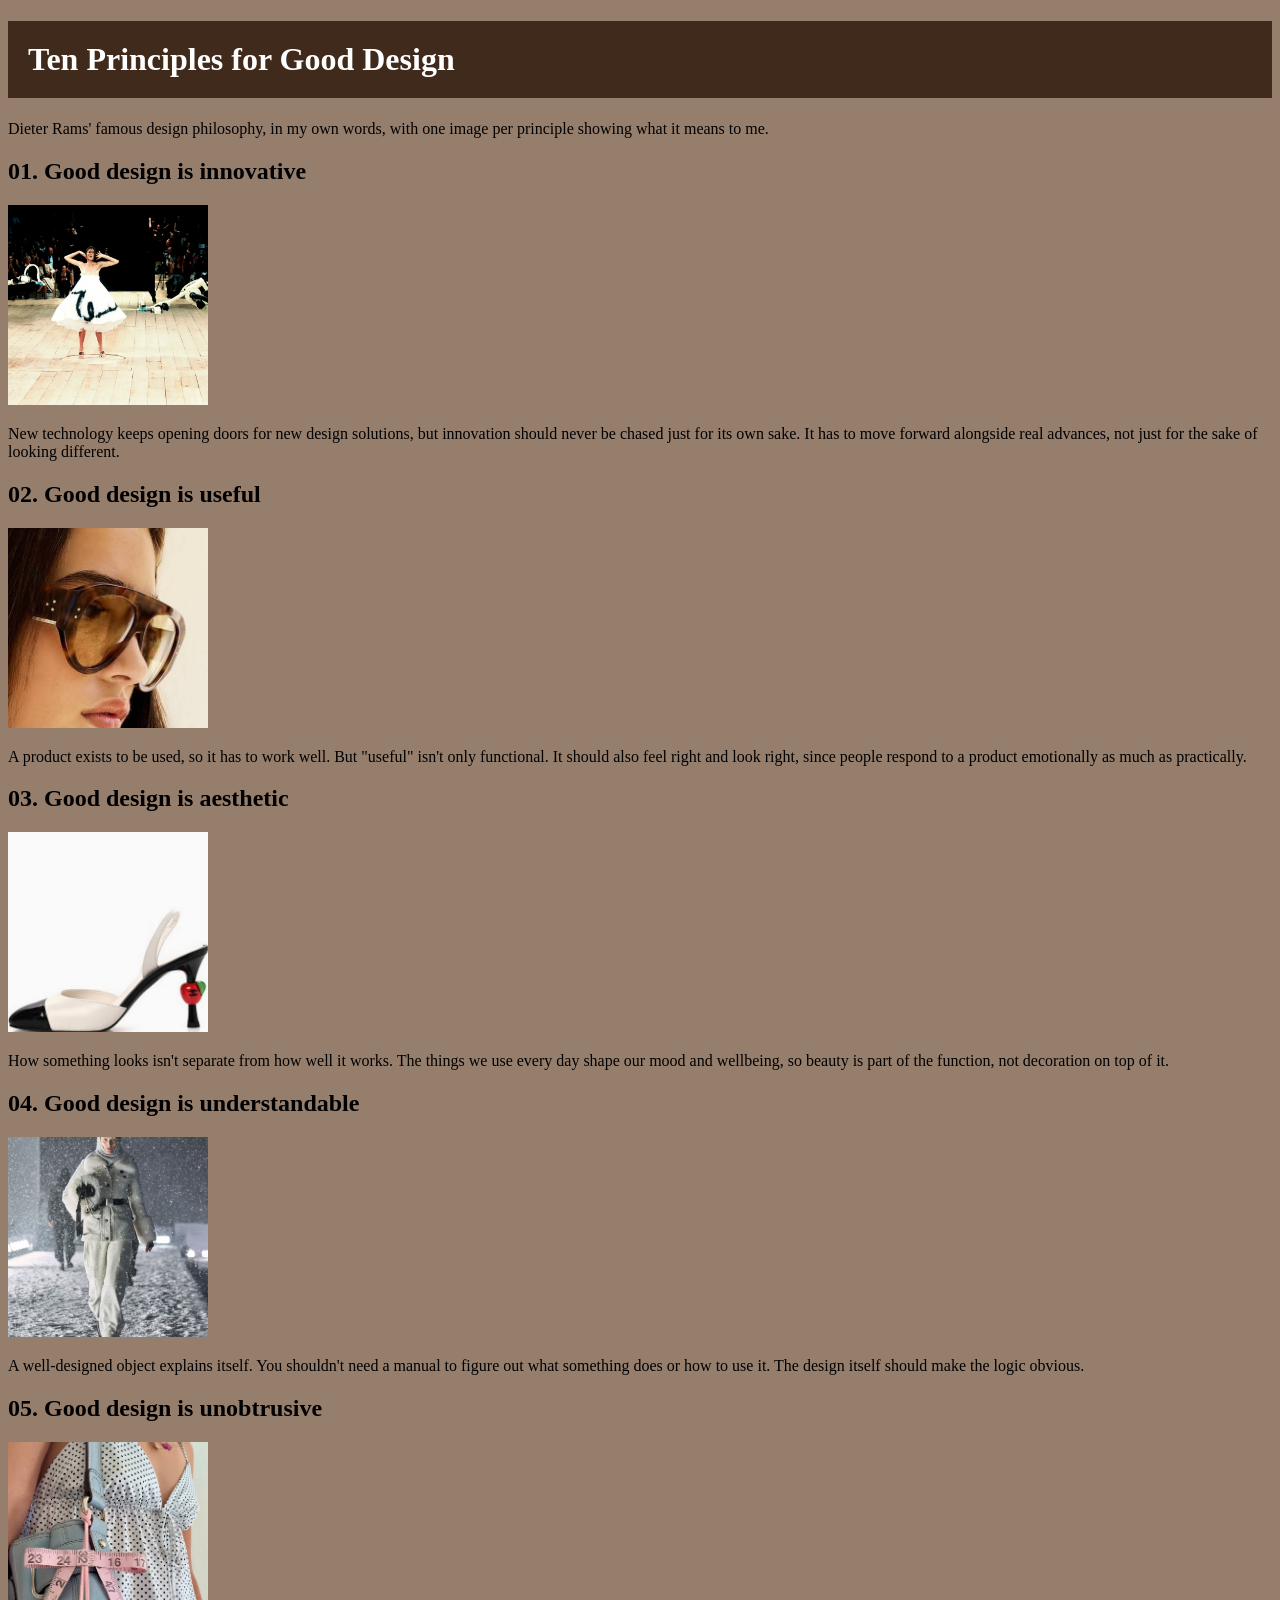
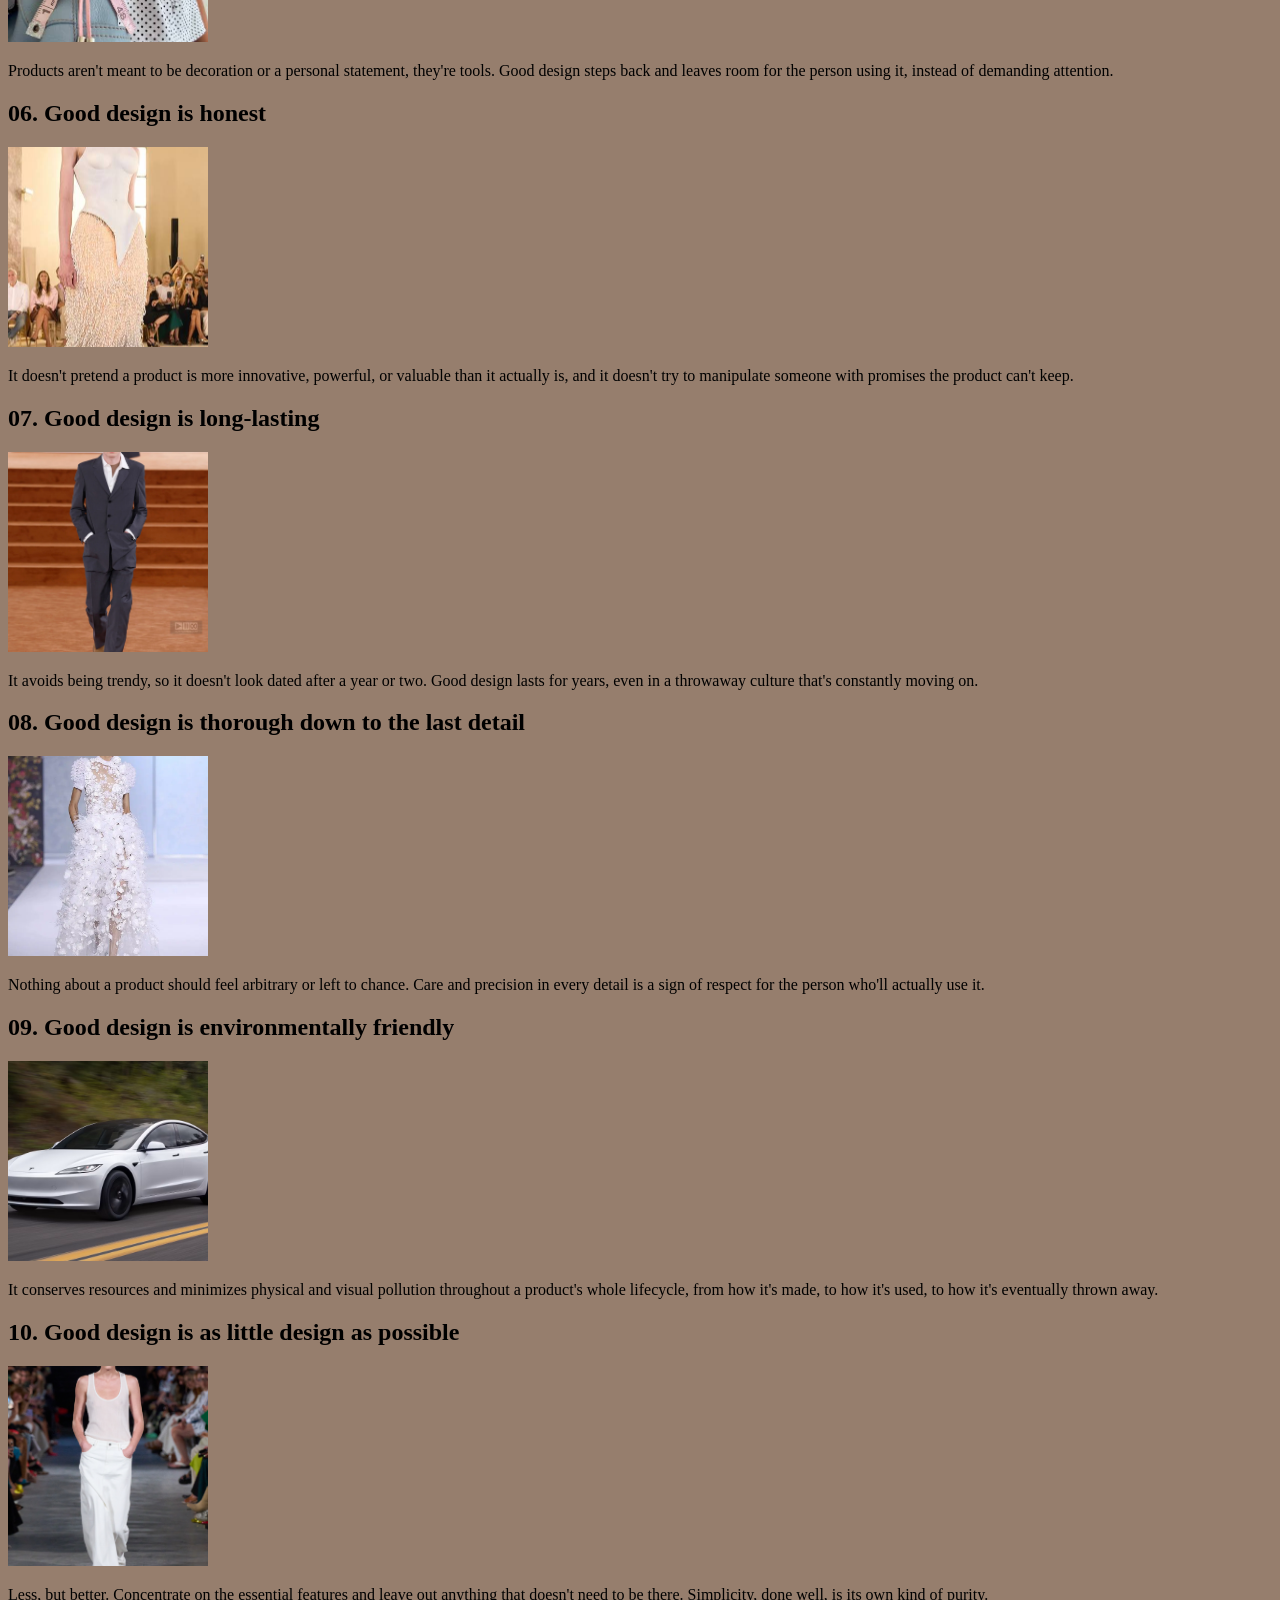
<file: Exercise 2/index.html>
<!DOCTYPE html>
<html>

<head>
    <title>Ten Principles for Good Design</title>
    <link rel="stylesheet" href="style.css">
        <style>
        body {
            background-color: rgb(150, 126, 109);
        }

        h1 {
            background-color: rgb(64, 42, 27);
            color: white;
            padding: 20px;
        }
    </style>
</head>

<body>

    <h1>Ten Principles for Good Design</h1>
    <p>Dieter Rams' famous design philosophy, in my own words, with one image per principle showing what it means to me.</p>

    <div class="principle">
        <h2>01. Good design is innovative</h2>
        <img src="images/innovative.jpg" alt="technology being used in fashion">
        <p>New technology keeps opening doors for new design solutions, but innovation should never be chased just for its own sake. It has to move forward alongside real advances, not just for the sake of looking different.</p>
    </div>

    <div class="principle">
        <h2>02. Good design is useful</h2>
        <img src="images/useful.jpeg" alt="sunglasses both useful and well-designed">
        <p>A product exists to be used, so it has to work well. But "useful" isn't only functional. It should also feel right and look right, since people respond to a product emotionally as much as practically.</p>
    </div>

    <div class="principle">
        <h2>03. Good design is aesthetic</h2>
        <img src="images/aesthetic.jpeg" alt="">
        <p>How something looks isn't separate from how well it works. The things we use every day shape our mood and wellbeing, so beauty is part of the function, not decoration on top of it.</p>
    </div>

    <div class="principle">
        <h2>04. Good design is understandable</h2>
        <img src="images/understandable.jpeg" alt="">
        <p>A well-designed object explains itself. You shouldn't need a manual to figure out what something does or how to use it. The design itself should make the logic obvious.</p>
    </div>

    <div class="principle">
        <h2>05. Good design is unobtrusive</h2>
        <img src="images/tool.jpeg" alt="bow bag charm that is a measuring tape">
        <p>Products aren't meant to be decoration or a personal statement, they're tools. Good design steps back and leaves room for the person using it, instead of demanding attention.</p>
    </div>

    <div class="principle">
        <h2>06. Good design is honest</h2>
        <img src="images/honest.jpeg" alt="">
        <p>It doesn't pretend a product is more innovative, powerful, or valuable than it actually is, and it doesn't try to manipulate someone with promises the product can't keep.</p>
    </div>

    <div class="principle">
        <h2>07. Good design is long-lasting</h2>
        <img src="images/nottrendy.jpeg" alt="basic suit, is not trendy">
        <p>It avoids being trendy, so it doesn't look dated after a year or two. Good design lasts for years, even in a throwaway culture that's constantly moving on.</p>
    </div>

    <div class="principle">
        <h2>08. Good design is thorough down to the last detail</h2>
        <img src="images/detail.jpeg" alt="detailed runway look">
        <p>Nothing about a product should feel arbitrary or left to chance. Care and precision in every detail is a sign of respect for the person who'll actually use it.</p>
    </div>

    <div class="principle">
        <h2>09. Good design is environmentally friendly</h2>
        <img src="images/tesla.jpeg" alt="Tesla car">
        <p>It conserves resources and minimizes physical and visual pollution throughout a product's whole lifecycle, from how it's made, to how it's used, to how it's eventually thrown away.</p>
    </div>

    <div class="principle">
        <h2>10. Good design is as little design as possible</h2>
        <img src="images/little design.jpg" alt="very simple runway look">
        <p>Less, but better. Concentrate on the essential features and leave out anything that doesn't need to be there. Simplicity, done well, is its own kind of purity.</p>
    </div>

</body>
</html>
</file>
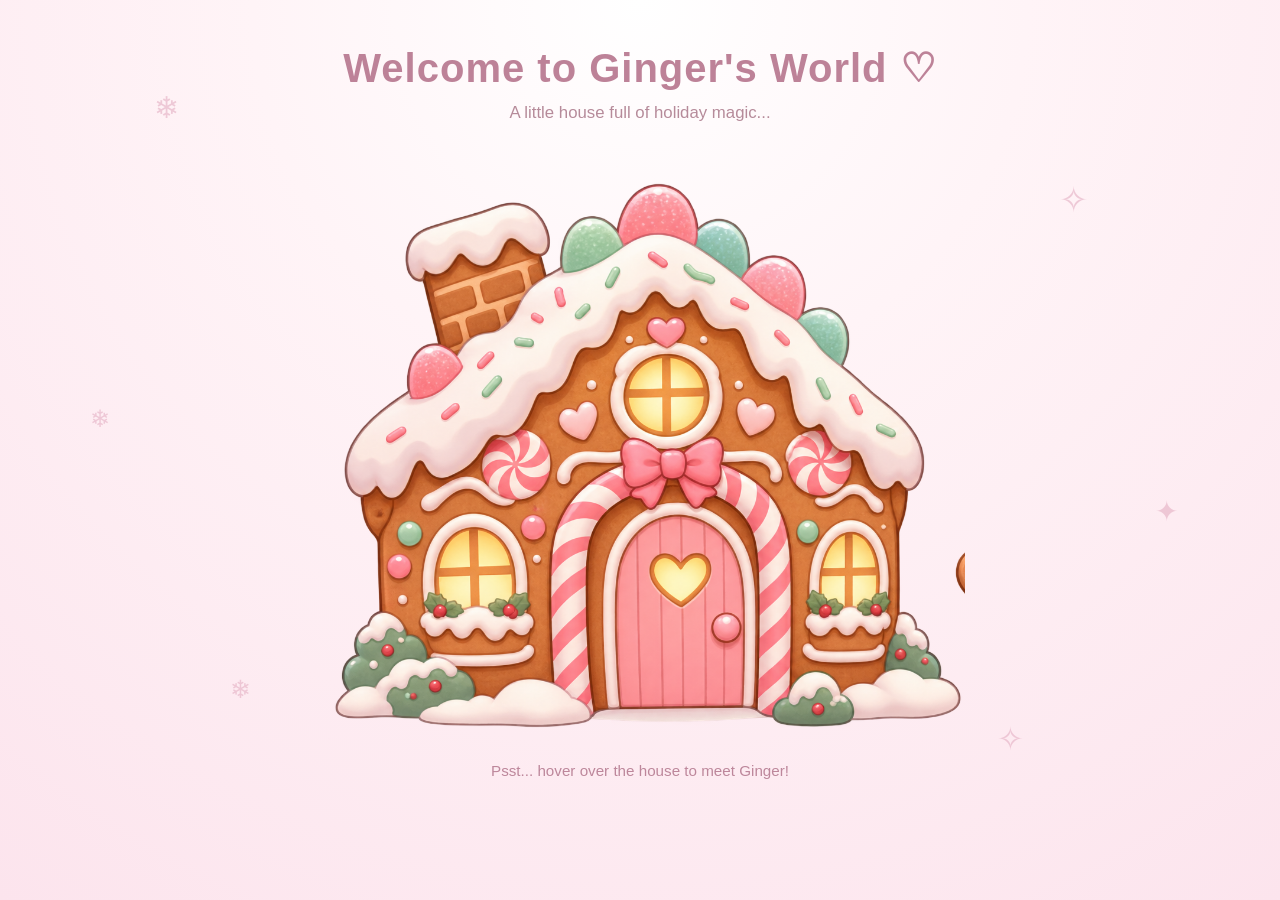
<file: ginger-organism/index.html>
<!DOCTYPE html>
<html lang="en">

<head>
    <meta charset="UTF-8">
    <meta name="viewport" content="width=device-width, initial-scale=1.0">

    <title>Meet Ginger ♡</title>

    <link rel="stylesheet" href="style.css">
</head>

<body>

    <main class="winter-world">

        <header>
            <h1>Welcome to Ginger's World ♡</h1>
            <p>A little house full of holiday magic...</p>
        </header>

        <section class="scene">

            <div class="house-scene" tabindex="0"
                 aria-label="Hover over the gingerbread house to meet Ginger">

                <!-- Gingerbread house image -->
                <img
                    src="gingerbread-house.png"
                    alt="A cute pastel gingerbread house"
                    class="house-art"
                >

                <!-- Gingerbread person image -->
                <img
                    src="gingerbread-person.png"
                    alt="Ginger the gingerbread person"
                    class="gingerbread-person"
                >

            </div>

            <p class="hint">Psst... hover over the house to meet Ginger!</p>

        </section>

        <!-- Decorative snowflakes -->
        <div class="snowflake snowflake-one">❄</div>
        <div class="snowflake snowflake-two">✧</div>
        <div class="snowflake snowflake-three">❄</div>
        <div class="snowflake snowflake-four">✦</div>
        <div class="snowflake snowflake-five">❄</div>
        <div class="snowflake snowflake-six">✧</div>

    </main>

</body>
</html>
</file>
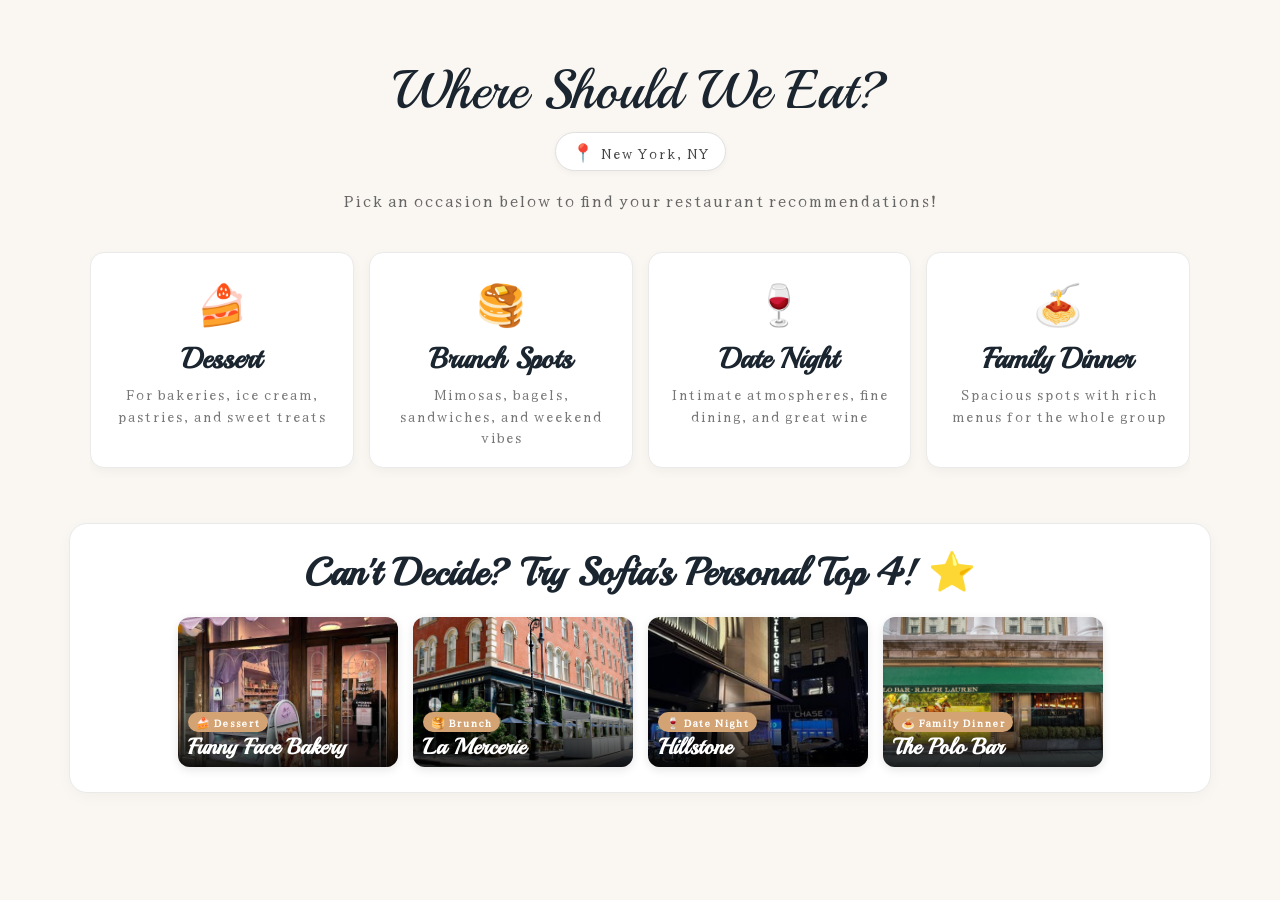
<file: Recent Restaurant Recs/index.html>
<!DOCTYPE html>
<html lang="en">
<head>
    <meta charset="UTF-8">
    <meta name="viewport" content="width=device-width, initial-scale=1.0">
    <title>Where Should We Eat?</title>
    
    <!-- Google Fonts Embed: Playball & Yuji Syuku -->
    <link rel="preconnect" href="https://fonts.googleapis.com">
    <link rel="preconnect" href="https://fonts.gstatic.com" crossorigin>
    <link href="https://fonts.googleapis.com/css2?family=Playball&family=Yuji+Syuku&display=swap" rel="stylesheet">
    
    <!-- Custom CSS -->
    <link rel="stylesheet" href="style.css">
</head>
<body>

    <!-- Header Section -->
    <header>
        <h1>Where Should We Eat?</h1>
        <div class="location-badge">
            <span class="location-icon">📍</span>
            <span>New York, NY</span>
        </div>
        <p>Pick an occasion below to find your restaurant recommendations!</p>
    </header>

    <!-- Occasion Selection Cards -->
    <main class="grid-container">
        <a href="#dessert" class="card">
            <span class="icon">🍰</span>
            <h2>Dessert</h2>
            <p>For bakeries, ice cream, pastries, and sweet treats</p>
        </a>

        <a href="#brunch" class="card">
            <span class="icon">🥞</span>
            <h2>Brunch Spots</h2>
            <p>Mimosas, bagels, sandwiches, and weekend vibes</p>
        </a>

        <a href="#datenight" class="card">
            <span class="icon">🍷</span>
            <h2>Date Night</h2>
            <p>Intimate atmospheres, fine dining, and great wine</p>
        </a>

        <a href="#family" class="card">
            <span class="icon">🍝</span>
            <h2>Family Dinner</h2>
            <p>Spacious spots with rich menus for the whole group</p>
        </a>
    </main>

    <!-- Sofia's Top 4 Favorites Showcase Banner -->
    <section class="favorites-showcase">
        <h2>Can't Decide? Try Sofia's Personal Top 4! ⭐</h2>
        <div class="showcase-grid">
            <a href="#dessert" class="showcase-card">
                <img src="images/Funny Face Bakery.jpg" alt="Funny Face Bakery">
                <div class="showcase-info">
                    <span class="showcase-badge">🍰 Dessert</span>
                    <h3>Funny Face Bakery</h3>
                </div>
            </a>
            <a href="#brunch" class="showcase-card">
                <img src="images/La Mercerie.jpg" alt="La Mercerie">
                <div class="showcase-info">
                    <span class="showcase-badge">🥞 Brunch</span>
                    <h3>La Mercerie</h3>
                </div>
            </a>
            <a href="#datenight" class="showcase-card">
                <img src="images/Hillstone.jpg" alt="Hillstone">
                <div class="showcase-info">
                    <span class="showcase-badge">🍷 Date Night</span>
                    <h3>Hillstone</h3>
                </div>
            </a>
            <a href="#family" class="showcase-card">
                <img src="images/Polo Bar.jpg.webp" alt="The Polo Bar">
                <div class="showcase-info">
                    <span class="showcase-badge">🍝 Family Dinner</span>
                    <h3>The Polo Bar</h3>
                </div>
            </a>
        </div>
    </section>

    <!-- Recommendation Sections -->

    <!-- 1. DESSERT SECTION -->
    <section id="dessert" class="restaurant-detail">
        <h1>Dessert Recommendations</h1>

        <!-- Map Embedding -->
        <div class="map-container">
            <iframe 
                src="https://www.google.com/maps/embed?pb=!1m16!1m12!1m3!1d48356.123456789!2d-74.0060!3d40.7128!2m3!1f0!2f0!3f0!3m2!1i1024!2i768!4f13.1!2m1!1sLevain%20Bakery%20Milk%20Bar%20Van%20Leeuwen%20Magnolia%20NYC!5e0!3m2!1sen!2sus!4v1700000000000" 
                allowfullscreen="" 
                loading="lazy">
            </iframe>
        </div>

        <div class="restaurant-list">

            <!-- Funny Face Bakery (Top Pick) -->
            <div class="restaurant-card featured">
                <span class="top-pick-tag">⭐ Top Pick</span>
                <h2>Funny Face Bakery</h2>
                <img src="images/Funny Face Bakery.jpg" alt="Funny Face Bakery">
                <p class="rating">⭐⭐⭐⭐⭐ 5.0 (Sofia's Favorite)</p>
                <p>Pop-culture themed custom sugar cookies and tasty baked goods.</p>
                <div class="button-container">
                    <a href="https://funnyfacebakery.com/" target="_blank" class="reserve-button">Explore here!</a>
                </div>
            </div>

            <div class="restaurant-card">
                <h2>Levain Bakery</h2>
                <img src="images/Levain Bakery.jpg" alt="Levain Bakery">
                <p class="rating">⭐⭐⭐⭐★ 4.7★</p>
                <p>World-famous six-ounce decadent, thick-baked cookies.</p>
                <div class="button-container">
                    <a href="https://levainbakery.com/" target="_blank" class="reserve-button">Explore here!</a>
                </div>
            </div>

            <div class="restaurant-card">
                <h2>Van Leeuwen</h2>
                <img src="images/Van Leeuwen.jpg" alt="Van Leeuwen">
                <p class="rating">⭐⭐⭐⭐☆ 4.5★</p>
                <p>Famous for rich, creamy classic and vegan ice cream flavors.</p>
                <div class="button-container">
                    <a href="https://vanleeuwenicecream.com/" target="_blank" class="reserve-button">Explore here!</a>
                </div>
            </div>

            <div class="restaurant-card">
                <h2>Seven Grams</h2>
                <img src="images/Seven Grams.jpg" alt="Seven Grams">
                <p class="rating">⭐⭐⭐⭐☆ 4.5★</p>
                <p>Artisanal coffee house renowned for massive, ooey-gooey cookies.</p>
                <div class="button-container">
                    <a href="https://www.sevengramscaffe.com/" target="_blank" class="reserve-button">Explore here!</a>
                </div>
            </div>

            <div class="restaurant-card">
                <h2>Milk Bar</h2>
                <img src="images/Milk Bar.jpg" alt="Milk Bar">
                <p class="rating">⭐⭐⭐⭐☆ 4.2★</p>
                <p>Iconic bakery known for Cereal Milk soft serve and Cereal Cakes.</p>
                <div class="button-container">
                    <a href="https://milkbarstore.com/" target="_blank" class="reserve-button">Explore here!</a>
                </div>
            </div>

            <div class="restaurant-card">
                <h2>Anita Gelato</h2>
                <img src="images/Anita Gelato.jpg" alt="Anita Gelato">
                <p class="rating">⭐⭐⭐⭐★ 4.7★</p>
                <p>Boutique gelato parlor featuring over 150 flavors of fresh gelato.</p>
                <div class="button-container">
                    <a href="https://www.anita-gelato.com/" target="_blank" class="reserve-button">Explore here!</a>
                </div>
            </div>

            <div class="restaurant-card">
                <h2>Angelina Bakery</h2>
                <img src="images/Angelina Bakery.webp" alt="Angelina Bakery">
                <p class="rating">⭐⭐⭐⭐☆ 4.4★</p>
                <p>Italian pastry shop famous for Bombologni donuts and fresh baked pastries.</p>
                <div class="button-container">
                    <a href="https://www.angelinabakery.com/" target="_blank" class="reserve-button">Explore here!</a>
                </div>
            </div>

            <div class="restaurant-card">
                <h2>Magnolia</h2>
                <img src="images/Magnolia Bakery.png" alt="Magnolia Bakery">
                <p class="rating">⭐⭐⭐⭐☆ 4.5★</p>
                <p>Known for their best-selling banana pudding made with light vanilla pudding, sliced bananas, and soft vanilla wafers.</p>
                <div class="button-container">
                    <a href="https://www.magnoliabakery.com/" target="_blank" class="reserve-button">Explore here!</a>
                </div>
            </div>

            <div class="restaurant-card">
                <h2>Rosetta</h2>
                <img src="images/Rosetta.avif" alt="Rosetta Bakery">
                <p class="rating">⭐⭐⭐⭐☆ 4.4★</p>
                <p>Where fresh bread, pastries, sandwiches, and espresso are made with care and enjoyed without rush.</p>
                <div class="button-container">
                    <a href="https://rosettabakery.com/" target="_blank" class="reserve-button">Explore here!</a>
                </div>
            </div>

        </div>
        <a href="#" class="back-btn">← Pick Another Occasion</a>
    </section>

    <!-- 2. BRUNCH SECTION -->
    <section id="brunch" class="restaurant-detail">
        <h1>Brunch Recommendations</h1>

        <!-- Map Embedding -->
        <div class="map-container">
            <iframe 
                src="https://www.google.com/maps/embed?pb=!1m16!1m12!1m3!1d48356.123456789!2d-74.0060!3d40.7128!2m3!1f0!2f0!3f0!3m2!1i1024!2i768!4f13.1!2m1!1sSadelles%20Two%20Hands%20Brunch%20NYC!5e0!3m2!1sen!2sus!4v1700000000000" 
                allowfullscreen="" 
                loading="lazy">
            </iframe>
        </div>

        <div class="restaurant-list">

            <!-- La Mercerie (Top Pick) -->
            <div class="restaurant-card featured">
                <span class="top-pick-tag">⭐ Top Pick</span>
                <h2>La Mercerie</h2>
                <img src="images/La Mercerie.jpg" alt="La Mercerie">
                <p class="rating">⭐⭐⭐⭐⭐ 5.0 (Sofia's Favorite)</p>
                <p>Elegant French bistro serving elevated classic morning dishes.</p>
                <div class="button-container">
                    <a href="https://www.lamerceriecafe.com/" target="_blank" class="reserve-button">Reserve here!</a>
                </div>
            </div>

            <div class="restaurant-card">
                <h2>Two Hands</h2>
                <img src="images/Two Hands.jpg.webp" alt="Two Hands">
                <p class="rating">⭐⭐⭐⭐☆ 4.4★</p>
                <p>Australian-style cafe with colorful acai bowls and avocado toast.</p>
                <div class="button-container">
                    <a href="https://www.twohandshospitality.com/" target="_blank" class="reserve-button">Reserve here!</a>
                </div>
            </div>

            <div class="restaurant-card">
                <h2>Sadie's</h2>
                <img src="images/Sadie_s.jpg" alt="Sadie's">
                <p class="rating">⭐⭐⭐⭐☆ 4.3★</p>
                <p>Charming neighborhood brunch cafe with comfort breakfast classics.</p>
                <div class="button-container">
                    <a href="https://www.sadiesnyc.com/" target="_blank" class="reserve-button">Reserve here!</a>
                </div>
            </div>

            <div class="restaurant-card">
                <h2>Sadelle's</h2>
                <img src="images/Sadells.webp" alt="Sadelle's">
                <p class="rating">⭐⭐⭐⭐☆ 4.3★</p>
                <p>High-end bagel towers, smoked fish, and lively weekend dining.</p>
                <div class="button-container">
                    <a href="https://www.sadelles.com/location/new-york/" target="_blank" class="reserve-button">Reserve here!</a>
                </div>
            </div>

            <div class="restaurant-card">
                <h2>Pura Vida</h2>
                <img src="images/Pura Vida.jpeg" alt="Pura Vida">
                <p class="rating">⭐⭐⭐⭐☆ 4.4★</p>
                <p>All-day healthy breakfast plates, smoothies, and organic coffee.</p>
                <div class="button-container">
                    <a href="https://www.puravidamiami.com/" target="_blank" class="reserve-button">Reserve here!</a>
                </div>
            </div>

            <div class="restaurant-card">
                <h2>Pop Up Bagels</h2>
                <img src="images/Pop Up Bagels.jpeg" alt="Pop Up Bagels">
                <p class="rating">⭐⭐⭐⭐★ 4.6★</p>
                <p>Hot, crispy bagels paired with artisan Schmear flavors.</p>
                <div class="button-container">
                    <a href="https://www.popupbagels.com/" target="_blank" class="reserve-button">Reserve here!</a>
                </div>
            </div>

            <div class="restaurant-card">
                <h2>NoMo Kitchen</h2>
                <img src="images/Nomo Kitchen.webp" alt="NoMo Kitchen">
                <p class="rating">⭐⭐⭐⭐☆ 4.2★</p>
                <p>Glass-house greenhouse setting with lemon ricotta pancakes.</p>
                <div class="button-container">
                    <a href="https://www.nomosoho.com/nomo-kitchen/" target="_blank" class="reserve-button">Reserve here!</a>
                </div>
            </div>

            <div class="restaurant-card">
                <h2>Little Hen</h2>
                <img src="images/Little Hen.jpg" alt="Little Hen">
                <p class="rating">⭐⭐⭐⭐☆ 4.3★</p>
                <p>Dreamy floral boutique cafe offering afternoon tea and brunch staples.</p>
                <div class="button-container">
                    <a href="https://littlehen.com/" target="_blank" class="reserve-button">Reserve here!</a>
                </div>
            </div>

            <div class="restaurant-card">
                <h2>Le Pain Quotidien</h2>
                <img src="images/Le Pan Quotein.jpg" alt="Le Pain Quotidien">
                <p class="rating">⭐⭐⭐⭐☆ 4.1★</p>
                <p>Rustic bakery offering organic bread, pastries, and tartines.</p>
                <div class="button-container">
                    <a href="https://www.lepainquotidien.com/us/en/" target="_blank" class="reserve-button">Reserve here!</a>
                </div>
            </div>

            <div class="restaurant-card">
                <h2>Citizen of Soho</h2>
                <img src="images/Citizen of Soho.jpeg" alt="Citizen of Soho">
                <p class="rating">⭐⭐⭐⭐☆ 4.5★</p>
                <p>Bright Australian cafe with vibrant dishes and special espresso drinks.</p>
                <div class="button-container">
                    <a href="https://citizens.cafe/" target="_blank" class="reserve-button">Reserve here!</a>
                </div>
            </div>

            <div class="restaurant-card">
                <h2>Central Park Boathouse</h2>
                <img src="images/Central Park Boathouse.jpg" alt="Central Park Boathouse">
                <p class="rating">⭐⭐⭐⭐☆ 4.3★</p>
                <p>Here pairs classic American upscale comfort food with iconic, serene views of the rowing boats on the lake.</p>
                <div class="button-container">
                    <a href="https://centralparkboathouse.com/" target="_blank" class="reserve-button">Reserve here!</a>
                </div>
            </div>

            <div class="restaurant-card">
                <h2>Tavern on the Green</h2>
                <img src="images/Tavern on the Green.jpg" alt="Tavern on the Green">
                <p class="rating">⭐⭐⭐⭐☆ 4.2★</p>
                <p>The kitchen serves a hearty, rustic, and refined American menu focused on local and seasonal ingredients.</p>
                <div class="button-container">
                    <a href="https://www.tavernonthegreen.com/" target="_blank" class="reserve-button">Reserve here!</a>
                </div>
            </div>

        </div>
        <a href="#" class="back-btn">← Pick Another Occasion</a>
    </section>

    <!-- 3. DATE NIGHT SECTION -->
    <section id="datenight" class="restaurant-detail">
        <h1>Date Night Recommendations</h1>

        <!-- Map Embedding -->
        <div class="map-container">
            <iframe 
                src="https://www.google.com/maps/embed?pb=!1m16!1m12!1m3!1d48356.123456789!2d-74.0060!3d40.7128!2m3!1f0!2f0!3f0!3m2!1i1024!2i768!4f13.1!2m1!1sNobu%20Downtown%20Cipriani%20NYC!5e0!3m2!1sen!2sus!4v1700000000000" 
                allowfullscreen="" 
                loading="lazy">
            </iframe>
        </div>

        <div class="restaurant-list">

            <!-- Hillstone (Top Pick) -->
            <div class="restaurant-card featured">
                <span class="top-pick-tag">⭐ Top Pick</span>
                <h2>Hillstone</h2>
                <img src="images/Hillstone.jpg" alt="Hillstone">
                <p class="rating">⭐⭐⭐⭐⭐ 5.0 (Sofia's Favorite)</p>
                <p>Impeccably consistent, crowd-pleasing American classics like their famous French dip and spinach artichoke dip.</p>
                <div class="button-container">
                    <a href="https://hillstonerestaurant.com/" target="_blank" class="reserve-button">Reserve here!</a>
                </div>
            </div>

            <div class="restaurant-card">
                <h2>The Palm</h2>
                <img src="images/The Palm.webp" alt="The Palm">
                <p class="rating">⭐⭐⭐⭐☆ 4.4★</p>
                <p>Classic American steakhouse known for prime steaks and giant lobsters.</p>
                <div class="button-container">
                    <a href="https://www.thepalm.com/" target="_blank" class="reserve-button">Reserve here!</a>
                </div>
            </div>

            <div class="restaurant-card">
                <h2>Papa Sans</h2>
                <img src="images/Papa Sans.webp" alt="Papa Sans">
                <p class="rating">⭐⭐⭐⭐☆ 4.3★</p>
                <p>Intimate Japanese dining spot offering elevated sushi and hot dishes.</p>
                <div class="button-container">
                    <a href="https://papasansnyc.com/" target="_blank" class="reserve-button">Reserve here!</a>
                </div>
            </div>

            <div class="restaurant-card">
                <h2>Nobu Downtown</h2>
                <img src="images/Nobu Downtown.webp" alt="Nobu Downtown">
                <p class="rating">⭐⭐⭐⭐☆ 4.4★</p>
                <p>World-famous high-end Japanese-Peruvian fusion in a stunning setting.</p>
                <div class="button-container">
                    <a href="https://www.noburestaurants.com/downtown/home/" target="_blank" class="reserve-button">Reserve here!</a>
                </div>
            </div>

            <div class="restaurant-card">
                <h2>Jeans</h2>
                <img src="images/Jeans.jpg" alt="Jeans">
                <p class="rating">⭐⭐⭐⭐☆ 4.2★</p>
                <p>Chic, candlelit ambiance with fantastic cocktails and warm atmosphere.</p>
                <div class="button-container">
                    <a href="https://jeansrestaurant.com/" target="_blank" class="reserve-button">Reserve here!</a>
                </div>
            </div>

            <div class="restaurant-card">
                <h2>Electric Lemon</h2>
                <img src="images/Electric Lemon.jpg" alt="Electric Lemon">
                <p class="rating">⭐⭐⭐⭐☆ 4.3★</p>
                <p>Rooftop dining with dramatic skyline views and clean seasonal cuisine.</p>
                <div class="button-container">
                    <a href="https://electriclemonnyc.com/" target="_blank" class="reserve-button">Reserve here!</a>
                </div>
            </div>

            <div class="restaurant-card">
                <h2>Cipriani</h2>
                <img src="images/Ciprini.avif" alt="Cipriani">
                <p class="rating">⭐⭐⭐⭐☆ 4.3★</p>
                <p>Glamorous Venetian dining experience featuring signature Bellinis and carpaccio.</p>
                <div class="button-container">
                    <a href="https://www.cipriani.com/" target="_blank" class="reserve-button">Reserve here!</a>
                </div>
            </div>

            <div class="restaurant-card">
                <h2>Bar Primi</h2>
                <img src="images/Bar Primi.jpg" alt="Bar Primi">
                <p class="rating">⭐⭐⭐⭐☆ 4.4★</p>
                <p>Casual chic corner pasta shop with fresh handmade Italian pastas.</p>
                <div class="button-container">
                    <a href="https://www.barprimi.com/" target="_blank" class="reserve-button">Reserve here!</a>
                </div>
            </div>

            <div class="restaurant-card">
                <h2>Duomo 51</h2>
                <img src="images/Duomo 51.jpg" alt="Duomo 51">
                <p class="rating">⭐⭐⭐⭐☆ 4.4★</p>
                <p>Offers solid, traditional Tuscan-Italian fare—such as fresh handmade pastas and grilled octopus—that pairs beautifully with its Midtown terrace views.</p>
                <div class="button-container">
                    <a href="https://www.duomo51.com/" target="_blank" class="reserve-button">Reserve here!</a>
                </div>
            </div>

        </div>
        <a href="#" class="back-btn">← Pick Another Occasion</a>
    </section>

    <!-- 4. FAMILY DINNER SECTION -->
    <section id="family" class="restaurant-detail">
        <h1>Family Dinner Recommendations</h1>

        <!-- Map Embedding -->
        <div class="map-container">
            <iframe 
                src="https://www.google.com/maps/embed?pb=!1m16!1m12!1m3!1d48356.123456789!2d-74.0060!3d40.7128!2m3!1f0!2f0!3f0!3m2!1i1024!2i768!4f13.1!2m1!1sTAO%20The%20Polo%20Bar%20Din%20Tai%20Fung%20NYC!5e0!3m2!1sen!2sus!4v1700000000000" 
                allowfullscreen="" 
                loading="lazy">
            </iframe>
        </div>

        <div class="restaurant-list">

            <!-- The Polo Bar (Top Pick) -->
            <div class="restaurant-card featured">
                <span class="top-pick-tag">⭐ Top Pick</span>
                <h2>The Polo Bar</h2>
                <img src="images/Polo Bar.jpg.webp" alt="The Polo Bar">
                <p class="rating">⭐⭐⭐⭐⭐ 5.0 (Sofia's Favorite)</p>
                <p>Ralph Lauren's iconic restaurant featuring classic burgers, steaks, and warm wood decor.</p>
                <div class="button-container">
                    <a href="https://www.ralphlauren.com/global-polo-bar" target="_blank" class="reserve-button">Reserve here!</a>
                </div>
            </div>

            <div class="restaurant-card">
                <h2>TAO</h2>
                <img src="images/Tao Mid Town.jpg" alt="TAO">
                <p class="rating">⭐⭐⭐⭐☆ 4.4★</p>
                <p>Dramatic Pan-Asian dining destination with giant Buddha sculpture and family-style sharing.</p>
                <div class="button-container">
                    <a href="https://taogroup.com/venues/tao-uptown-new-york/" target="_blank" class="reserve-button">Reserve here!</a>
                </div>
            </div>

            <div class="restaurant-card">
                <h2>SUGARFISH</h2>
                <img src="images/Sugar Fish.webp" alt="SUGARFISH">
                <p class="rating">⭐⭐⭐⭐★ 4.6★</p>
                <p>Famous "Trust Me" traditional omakase-style sushi sets loved by everyone.</p>
                <div class="button-container">
                    <a href="https://sugarfishsushi.com/" target="_blank" class="reserve-button">Reserve here!</a>
                </div>
            </div>

            <div class="restaurant-card">
                <h2>Monkey Bar</h2>
                <img src="images/Monkey Bar.png.webp" alt="Monkey Bar">
                <p class="rating">⭐⭐⭐⭐☆ 4.4★</p>
                <p>Historic NYC venue known for American chops, classic pasta, and plush seating.</p>
                <div class="button-container">
                    <a href="https://www.monkeybarnyc.com/" target="_blank" class="reserve-button">Reserve here!</a>
                </div>
            </div>

            <div class="restaurant-card">
                <h2>Little Ruby</h2>
                <img src="images/Little Ruby.jpg" alt="Little Ruby">
                <p class="rating">⭐⭐⭐⭐☆ 4.5★</p>
                <p>Relaxed Australian dining known for Bronte burgers, fresh salads, and pasta.</p>
                <div class="button-container">
                    <a href="https://www.rubyscafe.com/" target="_blank" class="reserve-button">Reserve here!</a>
                </div>
            </div>

            <div class="restaurant-card">
                <h2>Din Tai Fung</h2>
                <img src="images/Din Tai Fung.jpg" alt="Din Tai Fung">
                <p class="rating">⭐⭐⭐⭐★ 4.6★</p>
                <p>World-renowned Taiwanese dim sum famous for delicate xiao long bao soup dumplings.</p>
                <div class="button-container">
                    <a href="https://dintaifungusa.com/" target="_blank" class="reserve-button">Reserve here!</a>
                </div>
            </div>

            <div class="restaurant-card">
                <h2>Crazy Pizza</h2>
                <img src="images/Crazy Pizza.jpeg" alt="Crazy Pizza">
                <p class="rating">⭐⭐⭐⭐☆ 4.2★</p>
                <p>Fun, energetic Italian pizzeria featuring thin crust pizza shows and loud entertainment.</p>
                <div class="button-container">
                    <a href="https://crazypizza.com/" target="_blank" class="reserve-button">Reserve here!</a>
                </div>
            </div>

            <div class="restaurant-card">
                <h2>Cafe Fiorello</h2>
                <img src="images/Cafe Fiorello.jpg" alt="Cafe Fiorello">
                <p class="rating">⭐⭐⭐⭐☆ 4.4★</p>
                <p>Famous for its sprawling hot and cold vegetable and seafood antipasto bar, thin-crust pizzas, house-made pastas, and traditional Italian entrees like Chicken Parmigiana.</p>
                <div class="button-container">
                    <a href="https://www.cafefiorello.com/" target="_blank" class="reserve-button">Reserve here!</a>
                </div>
            </div>

            <div class="restaurant-card">
                <h2>La Pecora Bianca</h2>
                <img src="images/La Pecora Bianca.jpg" alt="La Pecora Bianca">
                <p class="rating">⭐⭐⭐⭐☆ 4.4★</p>
                <p>Pastas are crafted fresh daily in-house, featuring signature dishes like rigatoni vodka, gramigna, and tagliatelle bolognese.</p>
                <div class="button-container">
                    <a href="https://www.lapecorabianca.com/" target="_blank" class="reserve-button">Reserve here!</a>
                </div>
            </div>

        </div>
        <a href="#" class="back-btn">← Pick Another Occasion</a>
    </section>

</body>
</html>
</file>
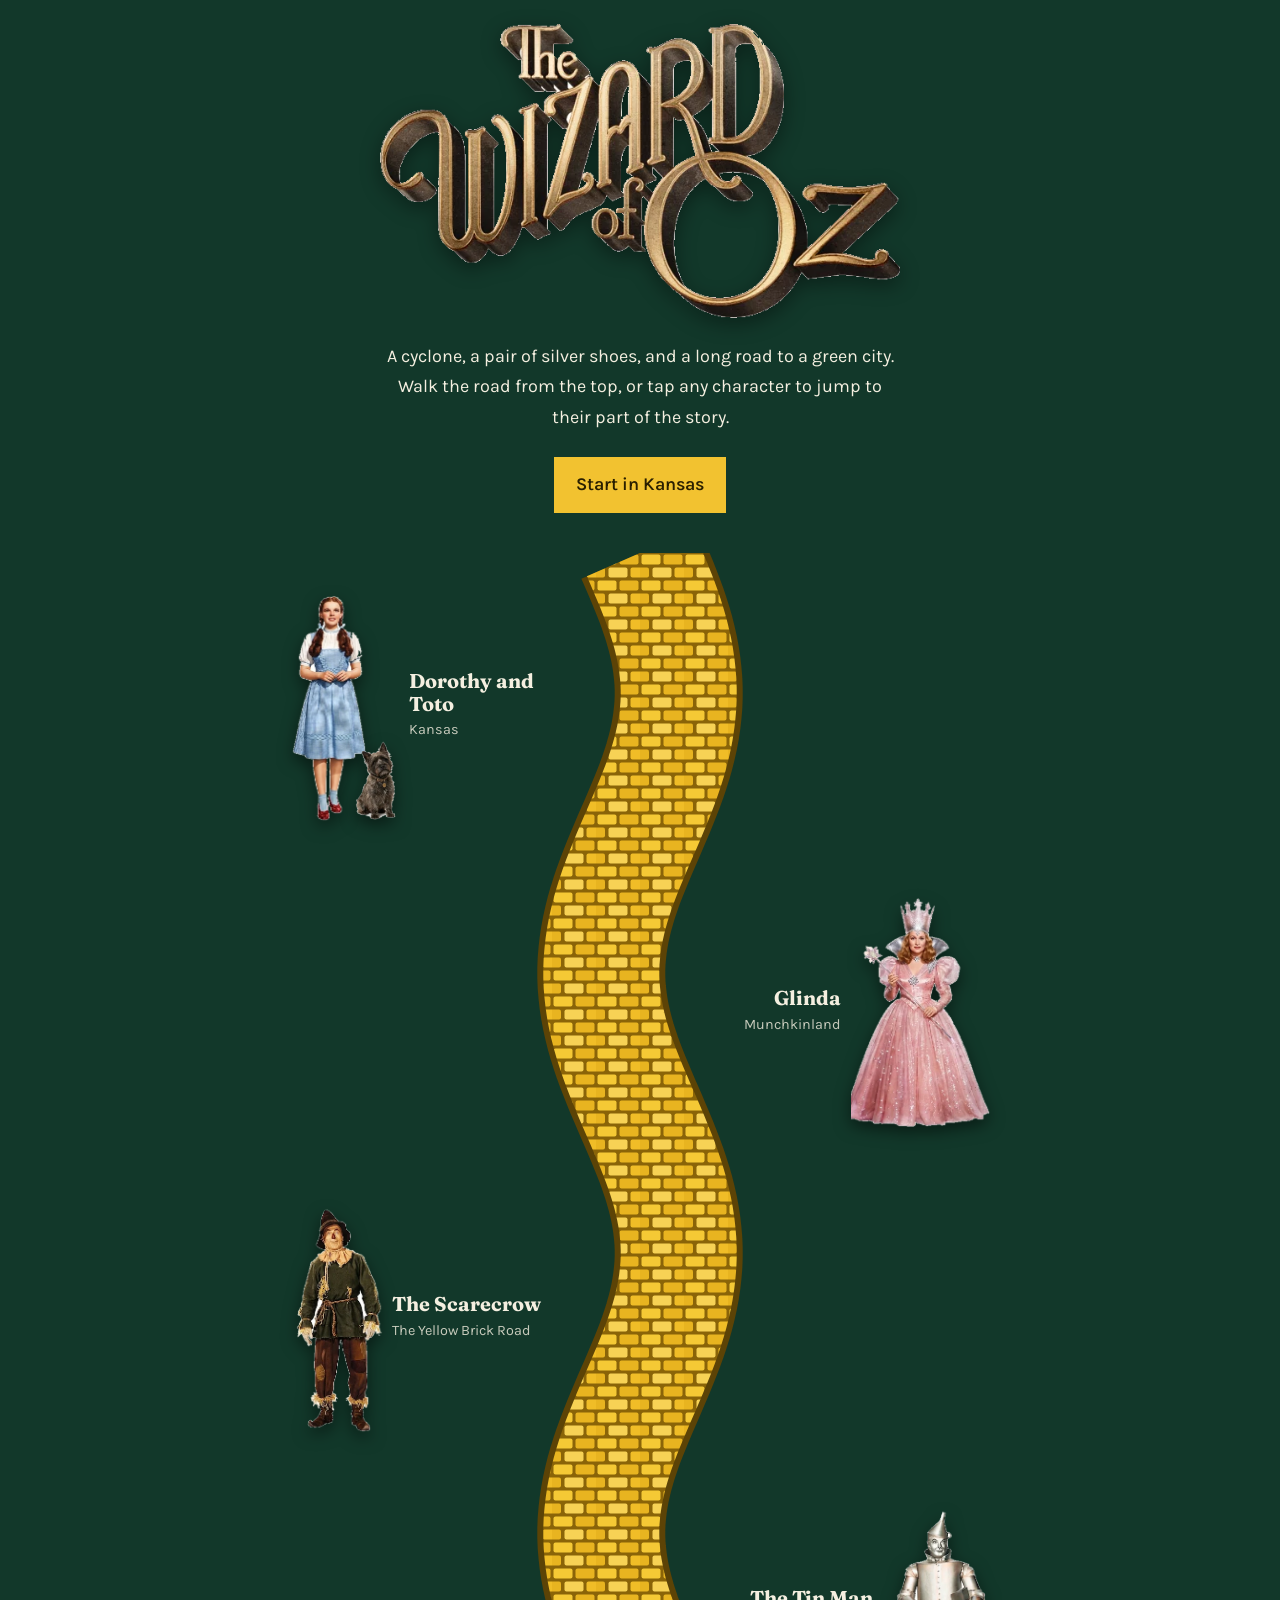
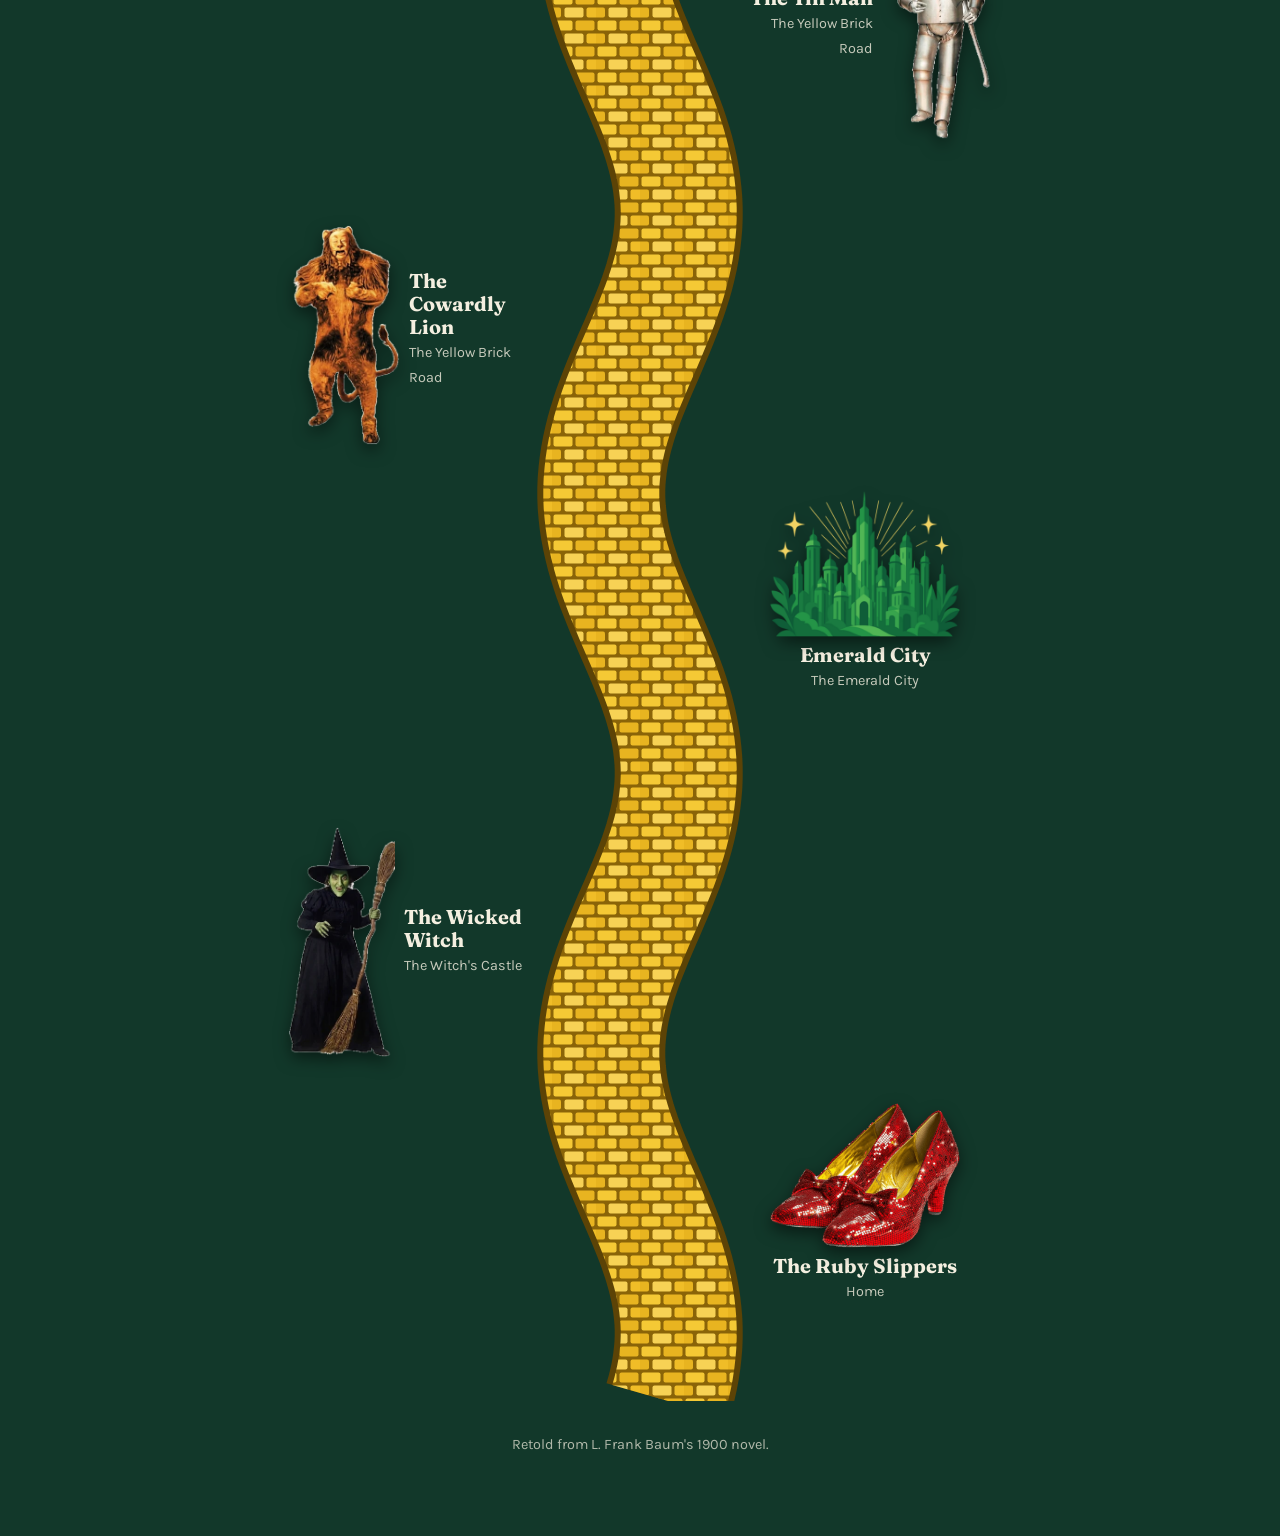
<file: wizard of oz/index.html>
<!DOCTYPE html>
<html lang="en"><head><meta charset="utf-8"><meta name="viewport" content="width=device-width, initial-scale=1">
<title>The Wizard of Oz</title><link rel="stylesheet" href="style.css"></head>
<body class="hub"><main>
<h1><img class="title" src="images/title.png" alt="The Wizard of Oz"></h1>
<p class="lede">A cyclone, a pair of silver shoes, and a long road to a green city. Walk the road from the top, or tap any character to jump to their part of the story.</p>
<a class="begin" href="kansas.html">Start in Kansas</a>
<nav class="map" aria-label="Story map">
<svg class="road-svg" aria-hidden="true"><defs><pattern id="brick" width="44" height="26" patternUnits="userSpaceOnUse">
<rect width="44" height="26" fill="#8a6408"/><rect x="1.5" y="1.5" width="19" height="10" rx="2" fill="#f5c935"/><rect x="23.5" y="1.5" width="19" height="10" rx="2" fill="#e8b420"/>
<rect x="-10" y="14.5" width="19" height="10" rx="2" fill="#e8b420"/><rect x="12.5" y="14.5" width="19" height="10" rx="2" fill="#f7d255"/><rect x="34.5" y="14.5" width="19" height="10" rx="2" fill="#f0bd27"/></pattern></defs>
<path class="edge"/><path class="top"/></svg>
<a class="stop l" href="kansas.html"><span class="fig"><img class="" src="images/dorothy.png" alt=""><img class="toto" src="images/toto.png" alt=""></span><span class="lbl"><b>Dorothy and Toto</b><small>Kansas</small></span></a><a class="stop r" href="munchkinland.html"><span class="fig"><img class="" src="images/goodwitch.png" alt=""></span><span class="lbl"><b>Glinda</b><small>Munchkinland</small></span></a><a class="stop l" href="road.html#scarecrow"><span class="fig"><img class="" src="images/scarecrow.png" alt=""></span><span class="lbl"><b>The Scarecrow</b><small>The Yellow Brick Road</small></span></a><a class="stop r" href="road.html#tinman"><span class="fig"><img class="" src="images/tinman.png" alt=""></span><span class="lbl"><b>The Tin Man</b><small>The Yellow Brick Road</small></span></a><a class="stop l" href="road.html#lion"><span class="fig"><img class="" src="images/lion.png" alt=""></span><span class="lbl"><b>The Cowardly Lion</b><small>The Yellow Brick Road</small></span></a><a class="stop r" href="emerald-city.html"><span class="fig"><img class="wide" src="images/emerald.png" alt=""></span><span class="lbl"><b>Emerald City</b><small>The Emerald City</small></span></a><a class="stop l" href="witch.html"><span class="fig"><img class="" src="images/badwitch.png" alt=""></span><span class="lbl"><b>The Wicked Witch</b><small>The Witch's Castle</small></span></a><a class="stop r" href="home.html"><span class="fig"><img class="wide" src="images/slippers.png" alt=""></span><span class="lbl"><b>The Ruby Slippers</b><small>Home</small></span></a></nav>
<script src="road.js"></script>
<p class="credit">Retold from L. Frank Baum's 1900 novel.</p></main></body></html>
</file>
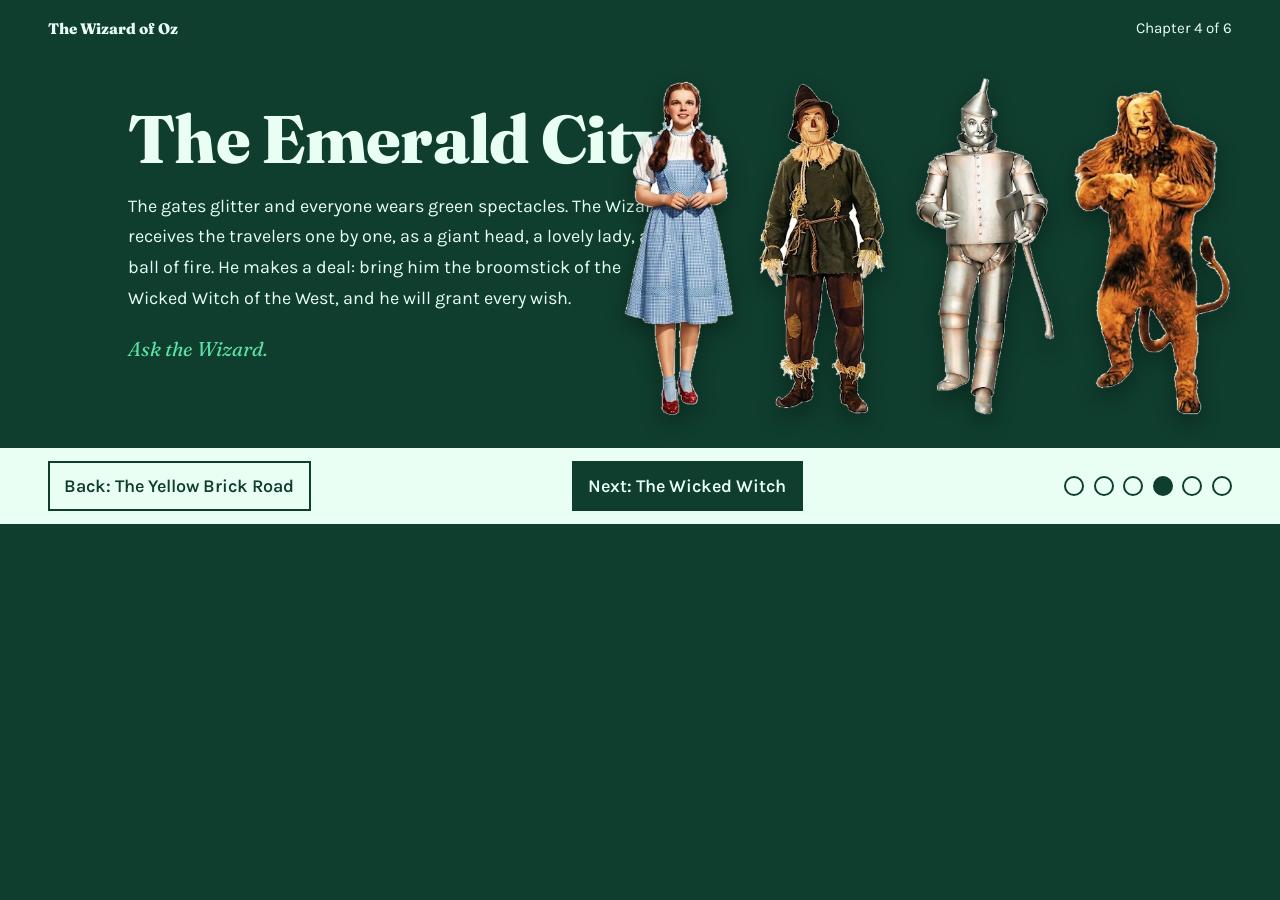
<file: wizard of oz/emerald-city.html>
<!DOCTYPE html>
<html lang="en"><head><meta charset="utf-8"><meta name="viewport" content="width=device-width, initial-scale=1">
<title>The Emerald City | The Wizard of Oz</title><link rel="stylesheet" href="style.css"></head>
<body class="emerald"><a class="skip" href="#story">Skip to story</a>
<header><a href="index.html" class="home">The Wizard of Oz</a><span>Chapter 4 of 6</span></header>
<main><figure class="pic"><img id="dorothy" src="images/dorothy.png" alt="Dorothy"><img id="scarecrow" src="images/scarecrow.png" alt="The Scarecrow"><img id="tinman" src="images/tinman.png" alt="The Tin Man"><img id="lion" src="images/lion.png" alt="The Cowardly Lion"></figure>
<article id="story"><h1>The Emerald City</h1><p>The gates glitter and everyone wears green spectacles. The Wizard receives the travelers one by one, as a giant head, a lovely lady, a ball of fire. He makes a deal: bring him the broomstick of the Wicked Witch of the West, and he will grant every wish.</p><p class="hint">Ask the Wizard.</p></article></main>
<nav class="road" aria-label="Story navigation"><a class="step" href="road.html">Back: The Yellow Brick Road</a><span class="dots"><a href="kansas.html" class="dot" aria-label="Chapter 1: The Gray Prairie" title="The Gray Prairie"></a><a href="munchkinland.html" class="dot" aria-label="Chapter 2: Munchkinland" title="Munchkinland"></a><a href="road.html" class="dot" aria-label="Chapter 3: The Yellow Brick Road" title="The Yellow Brick Road"></a><a href="emerald-city.html" class="dot here" aria-label="Chapter 4: The Emerald City" title="The Emerald City"></a><a href="witch.html" class="dot" aria-label="Chapter 5: The Wicked Witch" title="The Wicked Witch"></a><a href="home.html" class="dot" aria-label="Chapter 6: There's No Place Like Home" title="There's No Place Like Home"></a></span><a class="step go" href="witch.html">Next: The Wicked Witch</a></nav></body></html>
</file>
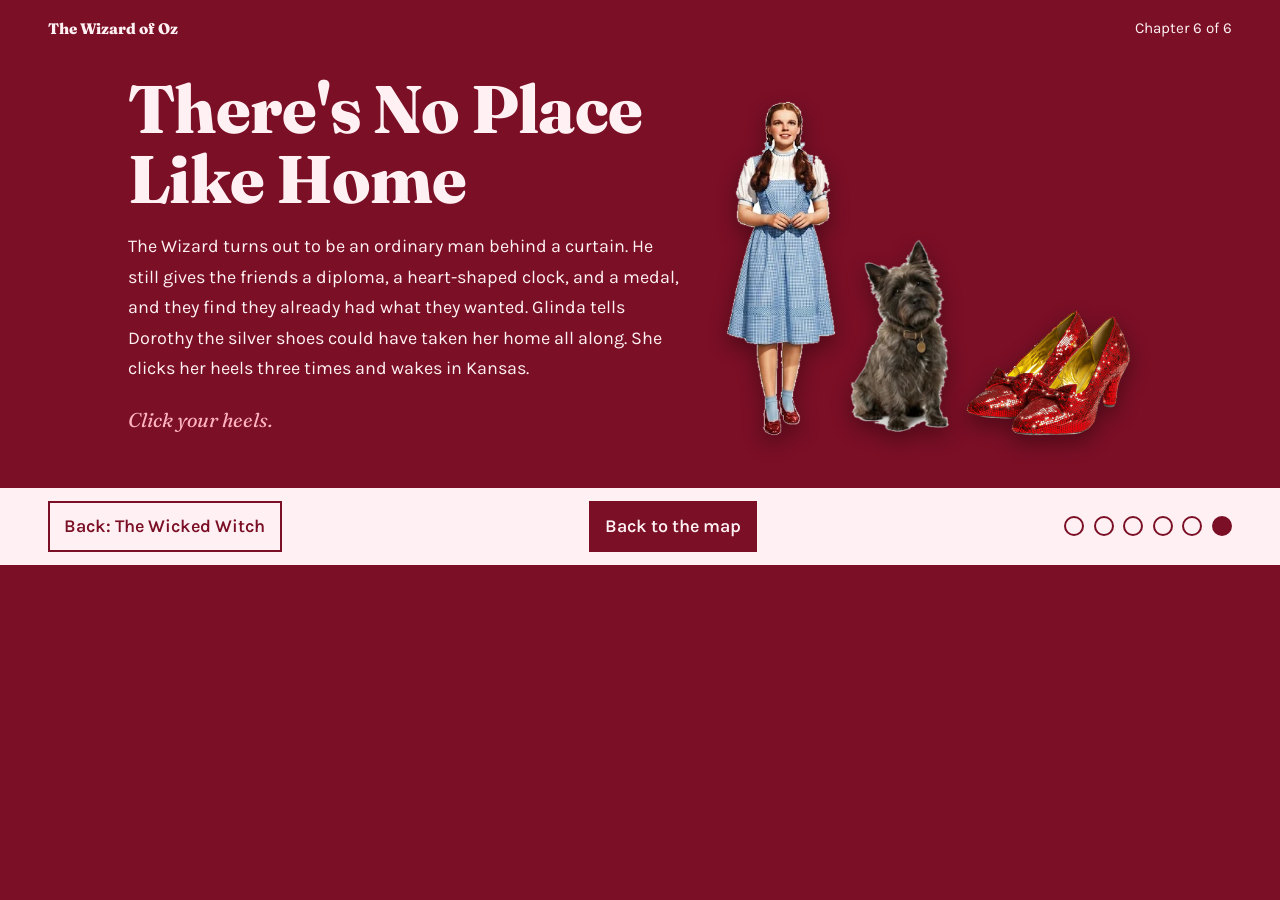
<file: wizard of oz/home.html>
<!DOCTYPE html>
<html lang="en"><head><meta charset="utf-8"><meta name="viewport" content="width=device-width, initial-scale=1">
<title>There's No Place Like Home | The Wizard of Oz</title><link rel="stylesheet" href="style.css"></head>
<body class="home"><a class="skip" href="#story">Skip to story</a>
<header><a href="index.html" class="home">The Wizard of Oz</a><span>Chapter 6 of 6</span></header>
<main><figure class="pic"><img id="dorothy" src="images/dorothy.png" alt="Dorothy"><img id="toto" src="images/toto.png" alt="Toto"><img id="slippers" src="images/slippers.png" alt="The Ruby Slippers"></figure>
<article id="story"><h1>There's No Place Like Home</h1><p>The Wizard turns out to be an ordinary man behind a curtain. He still gives the friends a diploma, a heart-shaped clock, and a medal, and they find they already had what they wanted. Glinda tells Dorothy the silver shoes could have taken her home all along. She clicks her heels three times and wakes in Kansas.</p><p class="hint">Click your heels.</p></article></main>
<nav class="road" aria-label="Story navigation"><a class="step" href="witch.html">Back: The Wicked Witch</a><span class="dots"><a href="kansas.html" class="dot" aria-label="Chapter 1: The Gray Prairie" title="The Gray Prairie"></a><a href="munchkinland.html" class="dot" aria-label="Chapter 2: Munchkinland" title="Munchkinland"></a><a href="road.html" class="dot" aria-label="Chapter 3: The Yellow Brick Road" title="The Yellow Brick Road"></a><a href="emerald-city.html" class="dot" aria-label="Chapter 4: The Emerald City" title="The Emerald City"></a><a href="witch.html" class="dot" aria-label="Chapter 5: The Wicked Witch" title="The Wicked Witch"></a><a href="home.html" class="dot here" aria-label="Chapter 6: There's No Place Like Home" title="There's No Place Like Home"></a></span><a class="step go" href="index.html">Back to the map</a></nav></body></html>
</file>
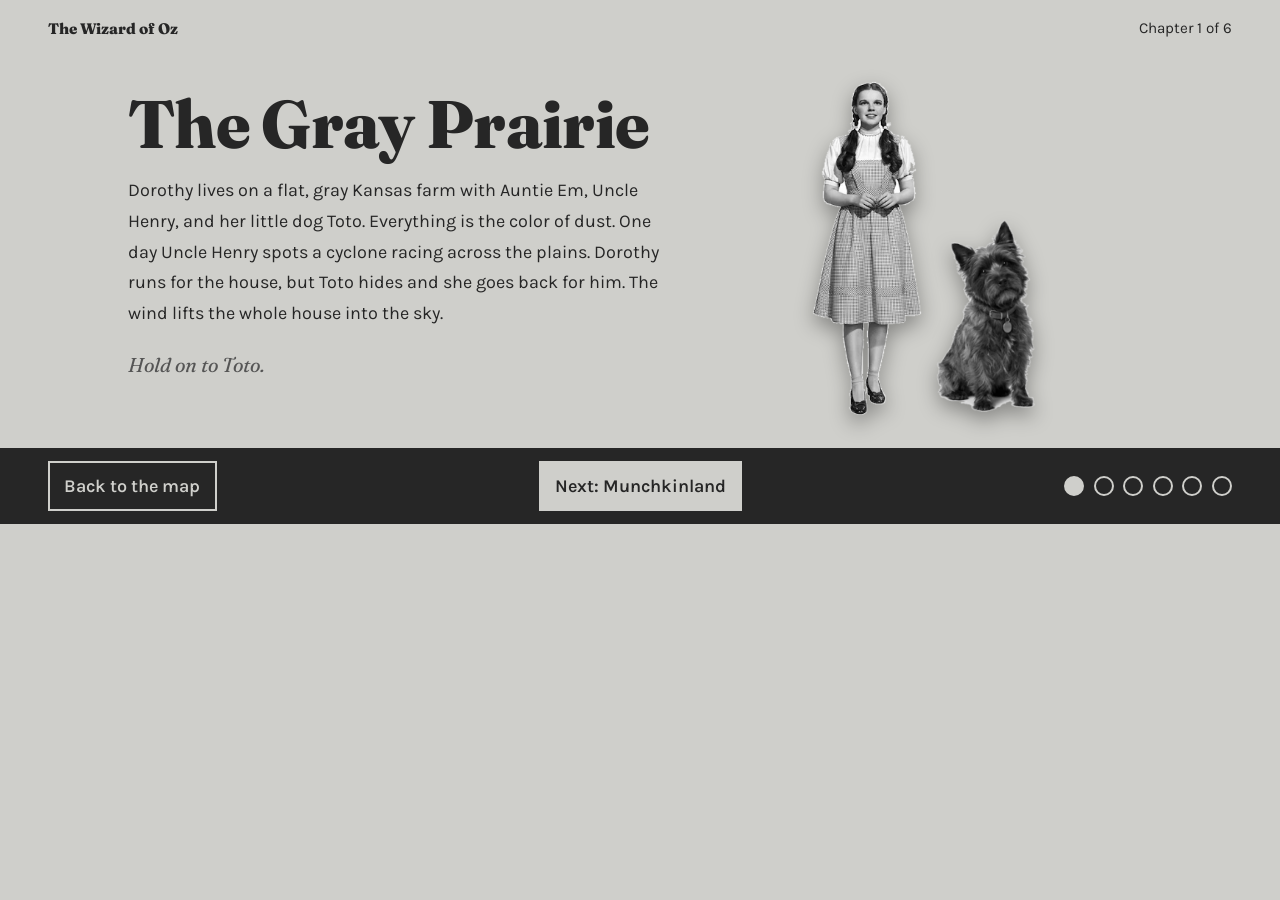
<file: wizard of oz/kansas.html>
<!DOCTYPE html>
<html lang="en"><head><meta charset="utf-8"><meta name="viewport" content="width=device-width, initial-scale=1">
<title>The Gray Prairie | The Wizard of Oz</title><link rel="stylesheet" href="style.css"></head>
<body class="gray"><a class="skip" href="#story">Skip to story</a>
<header><a href="index.html" class="home">The Wizard of Oz</a><span>Chapter 1 of 6</span></header>
<main><figure class="pic"><img id="dorothy" src="images/dorothy.png" alt="Dorothy"><img id="toto" src="images/toto.png" alt="Toto"></figure>
<article id="story"><h1>The Gray Prairie</h1><p>Dorothy lives on a flat, gray Kansas farm with Auntie Em, Uncle Henry, and her little dog Toto. Everything is the color of dust. One day Uncle Henry spots a cyclone racing across the plains. Dorothy runs for the house, but Toto hides and she goes back for him. The wind lifts the whole house into the sky.</p><p class="hint">Hold on to Toto.</p></article></main>
<nav class="road" aria-label="Story navigation"><a class="step" href="index.html">Back to the map</a><span class="dots"><a href="kansas.html" class="dot here" aria-label="Chapter 1: The Gray Prairie" title="The Gray Prairie"></a><a href="munchkinland.html" class="dot" aria-label="Chapter 2: Munchkinland" title="Munchkinland"></a><a href="road.html" class="dot" aria-label="Chapter 3: The Yellow Brick Road" title="The Yellow Brick Road"></a><a href="emerald-city.html" class="dot" aria-label="Chapter 4: The Emerald City" title="The Emerald City"></a><a href="witch.html" class="dot" aria-label="Chapter 5: The Wicked Witch" title="The Wicked Witch"></a><a href="home.html" class="dot" aria-label="Chapter 6: There's No Place Like Home" title="There's No Place Like Home"></a></span><a class="step go" href="munchkinland.html">Next: Munchkinland</a></nav></body></html>
</file>
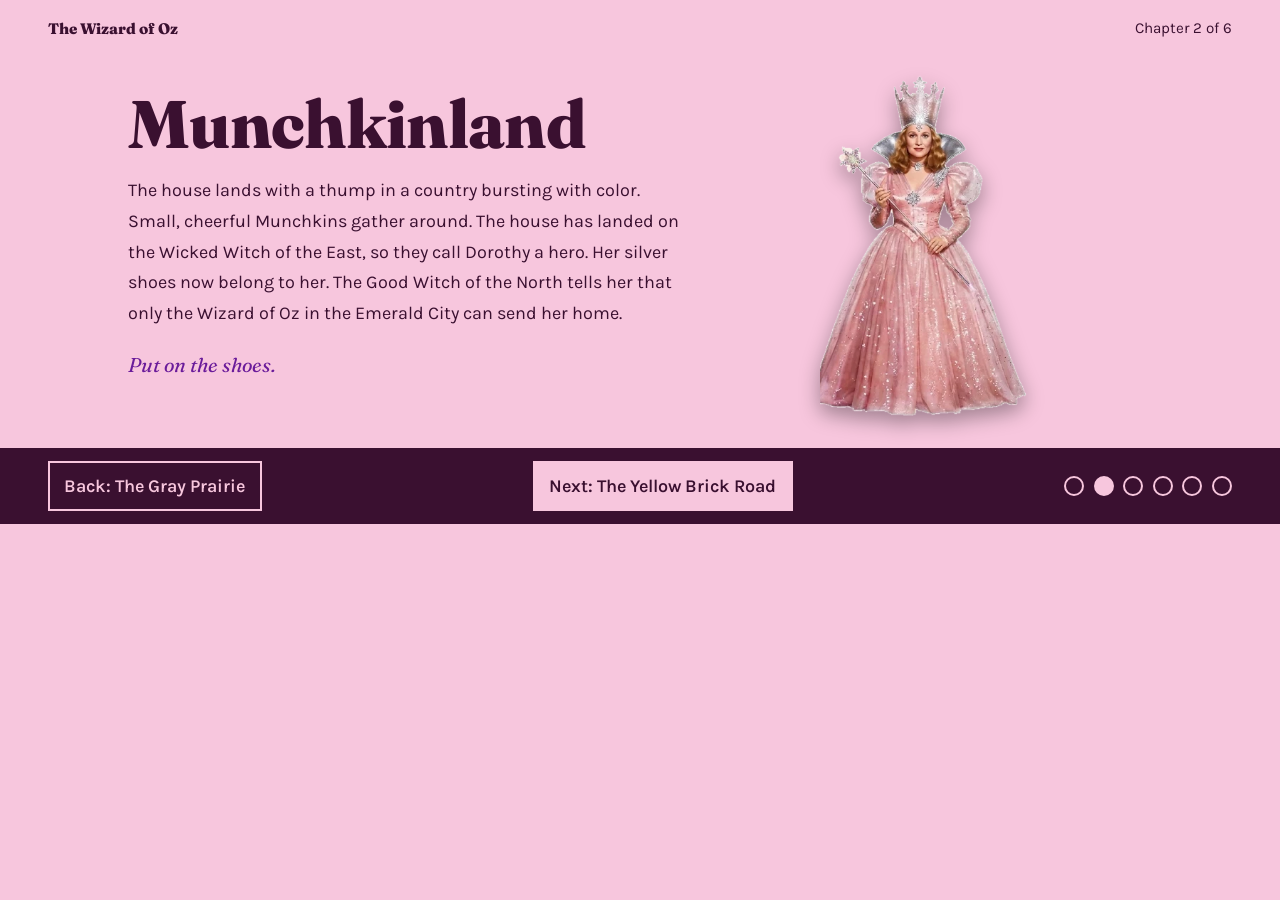
<file: wizard of oz/munchkinland.html>
<!DOCTYPE html>
<html lang="en"><head><meta charset="utf-8"><meta name="viewport" content="width=device-width, initial-scale=1">
<title>Munchkinland | The Wizard of Oz</title><link rel="stylesheet" href="style.css"></head>
<body class="munchkinland"><a class="skip" href="#story">Skip to story</a>
<header><a href="index.html" class="home">The Wizard of Oz</a><span>Chapter 2 of 6</span></header>
<main><figure class="pic"><img id="goodwitch" src="images/goodwitch.png" alt="Glinda, the Good Witch"></figure>
<article id="story"><h1>Munchkinland</h1><p>The house lands with a thump in a country bursting with color. Small, cheerful Munchkins gather around. The house has landed on the Wicked Witch of the East, so they call Dorothy a hero. Her silver shoes now belong to her. The Good Witch of the North tells her that only the Wizard of Oz in the Emerald City can send her home.</p><p class="hint">Put on the shoes.</p></article></main>
<nav class="road" aria-label="Story navigation"><a class="step" href="kansas.html">Back: The Gray Prairie</a><span class="dots"><a href="kansas.html" class="dot" aria-label="Chapter 1: The Gray Prairie" title="The Gray Prairie"></a><a href="munchkinland.html" class="dot here" aria-label="Chapter 2: Munchkinland" title="Munchkinland"></a><a href="road.html" class="dot" aria-label="Chapter 3: The Yellow Brick Road" title="The Yellow Brick Road"></a><a href="emerald-city.html" class="dot" aria-label="Chapter 4: The Emerald City" title="The Emerald City"></a><a href="witch.html" class="dot" aria-label="Chapter 5: The Wicked Witch" title="The Wicked Witch"></a><a href="home.html" class="dot" aria-label="Chapter 6: There's No Place Like Home" title="There's No Place Like Home"></a></span><a class="step go" href="road.html">Next: The Yellow Brick Road</a></nav></body></html>
</file>
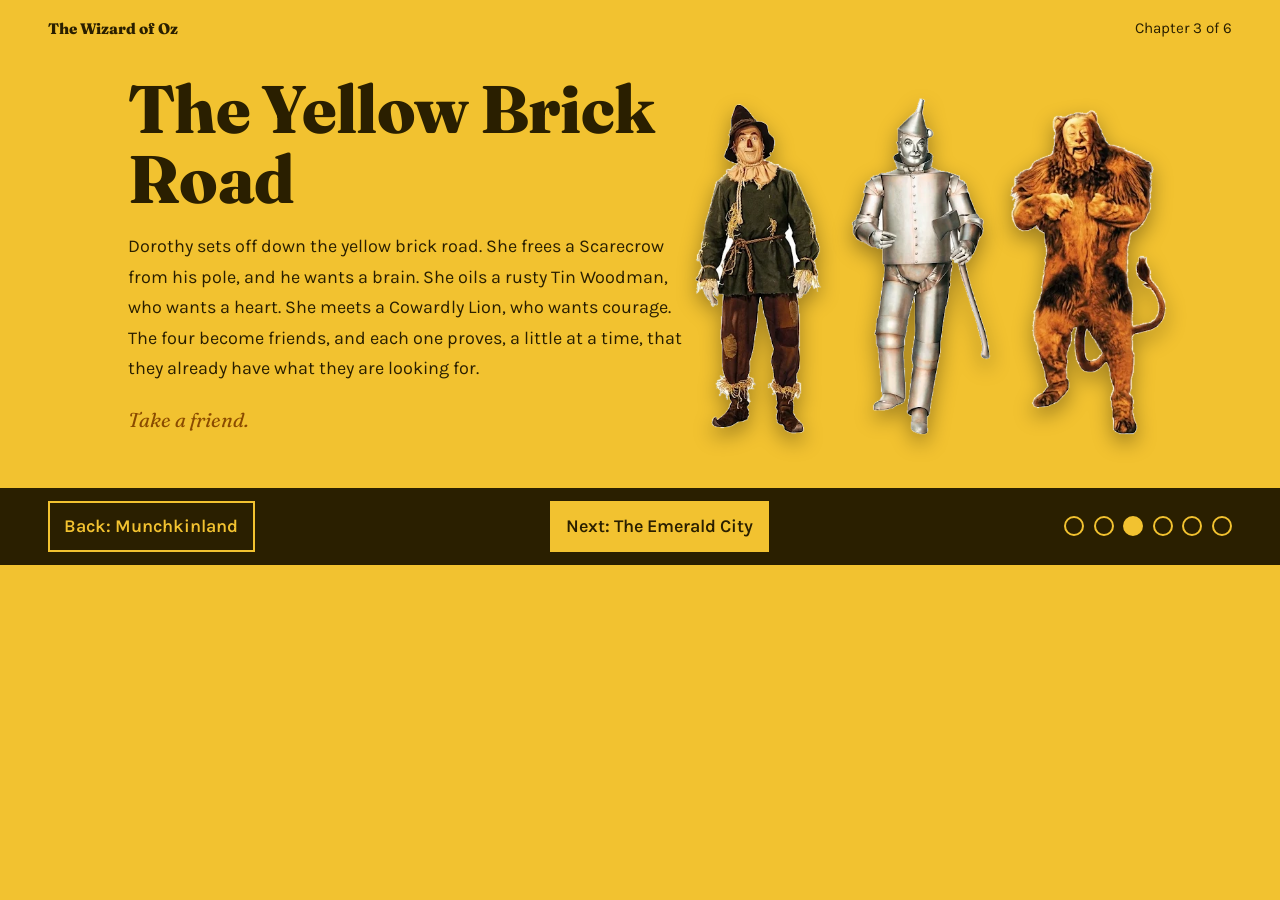
<file: wizard of oz/road.html>
<!DOCTYPE html>
<html lang="en"><head><meta charset="utf-8"><meta name="viewport" content="width=device-width, initial-scale=1">
<title>The Yellow Brick Road | The Wizard of Oz</title><link rel="stylesheet" href="style.css"></head>
<body class="road"><a class="skip" href="#story">Skip to story</a>
<header><a href="index.html" class="home">The Wizard of Oz</a><span>Chapter 3 of 6</span></header>
<main><figure class="pic"><img id="scarecrow" src="images/scarecrow.png" alt="The Scarecrow"><img id="tinman" src="images/tinman.png" alt="The Tin Man"><img id="lion" src="images/lion.png" alt="The Cowardly Lion"></figure>
<article id="story"><h1>The Yellow Brick Road</h1><p>Dorothy sets off down the yellow brick road. She frees a Scarecrow from his pole, and he wants a brain. She oils a rusty Tin Woodman, who wants a heart. She meets a Cowardly Lion, who wants courage. The four become friends, and each one proves, a little at a time, that they already have what they are looking for.</p><p class="hint">Take a friend.</p></article></main>
<nav class="road" aria-label="Story navigation"><a class="step" href="munchkinland.html">Back: Munchkinland</a><span class="dots"><a href="kansas.html" class="dot" aria-label="Chapter 1: The Gray Prairie" title="The Gray Prairie"></a><a href="munchkinland.html" class="dot" aria-label="Chapter 2: Munchkinland" title="Munchkinland"></a><a href="road.html" class="dot here" aria-label="Chapter 3: The Yellow Brick Road" title="The Yellow Brick Road"></a><a href="emerald-city.html" class="dot" aria-label="Chapter 4: The Emerald City" title="The Emerald City"></a><a href="witch.html" class="dot" aria-label="Chapter 5: The Wicked Witch" title="The Wicked Witch"></a><a href="home.html" class="dot" aria-label="Chapter 6: There's No Place Like Home" title="There's No Place Like Home"></a></span><a class="step go" href="emerald-city.html">Next: The Emerald City</a></nav></body></html>
</file>
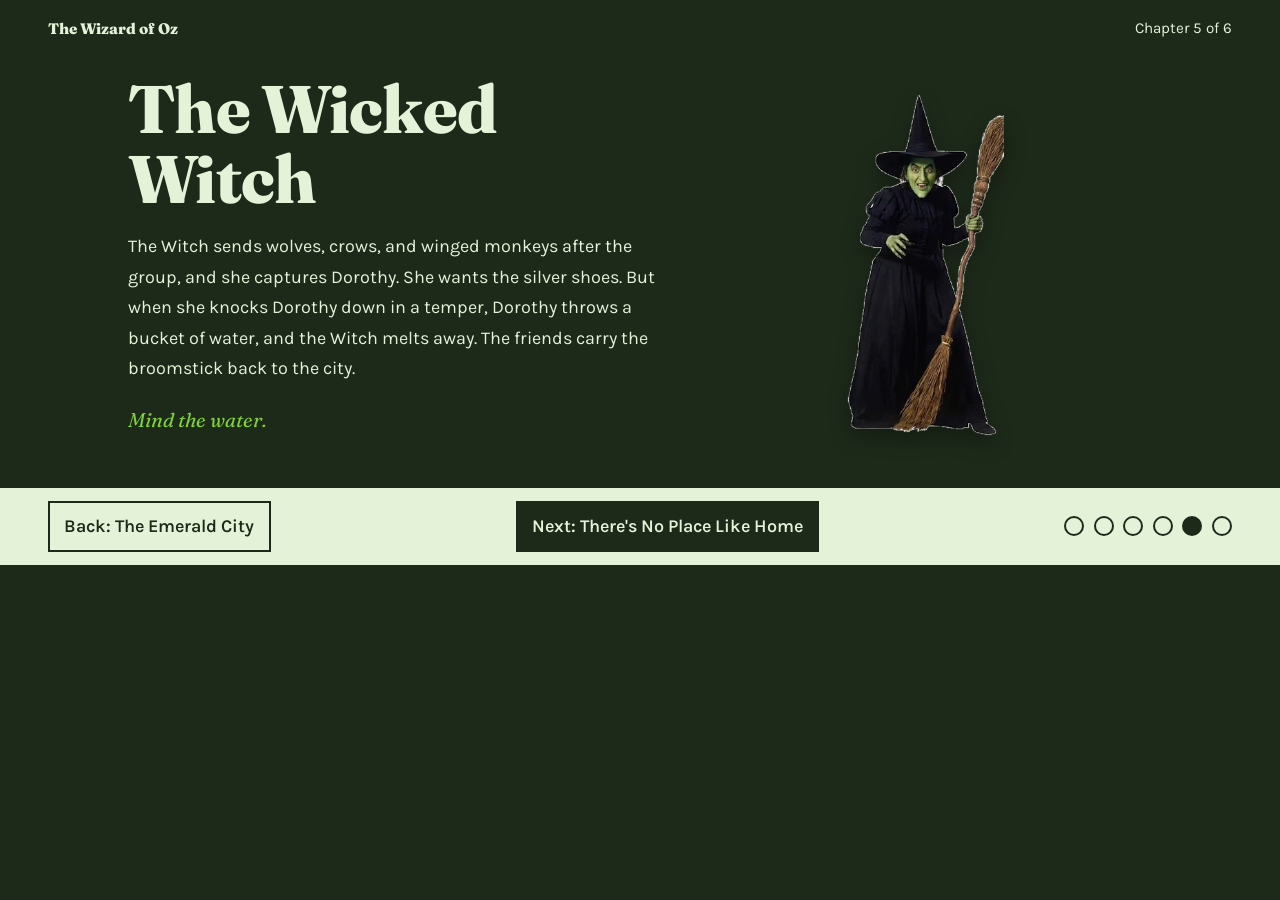
<file: wizard of oz/witch.html>
<!DOCTYPE html>
<html lang="en"><head><meta charset="utf-8"><meta name="viewport" content="width=device-width, initial-scale=1">
<title>The Wicked Witch | The Wizard of Oz</title><link rel="stylesheet" href="style.css"></head>
<body class="witch"><a class="skip" href="#story">Skip to story</a>
<header><a href="index.html" class="home">The Wizard of Oz</a><span>Chapter 5 of 6</span></header>
<main><figure class="pic"><img id="badwitch" src="images/badwitch.png" alt="The Wicked Witch of the West"></figure>
<article id="story"><h1>The Wicked Witch</h1><p>The Witch sends wolves, crows, and winged monkeys after the group, and she captures Dorothy. She wants the silver shoes. But when she knocks Dorothy down in a temper, Dorothy throws a bucket of water, and the Witch melts away. The friends carry the broomstick back to the city.</p><p class="hint">Mind the water.</p></article></main>
<nav class="road" aria-label="Story navigation"><a class="step" href="emerald-city.html">Back: The Emerald City</a><span class="dots"><a href="kansas.html" class="dot" aria-label="Chapter 1: The Gray Prairie" title="The Gray Prairie"></a><a href="munchkinland.html" class="dot" aria-label="Chapter 2: Munchkinland" title="Munchkinland"></a><a href="road.html" class="dot" aria-label="Chapter 3: The Yellow Brick Road" title="The Yellow Brick Road"></a><a href="emerald-city.html" class="dot" aria-label="Chapter 4: The Emerald City" title="The Emerald City"></a><a href="witch.html" class="dot here" aria-label="Chapter 5: The Wicked Witch" title="The Wicked Witch"></a><a href="home.html" class="dot" aria-label="Chapter 6: There's No Place Like Home" title="There's No Place Like Home"></a></span><a class="step go" href="home.html">Next: There's No Place Like Home</a></nav></body></html>
</file>
<file: Exercise 2/style.css>
img {
    width: 200px;
    height: 200px;
    object-fit: cover;
}
</file>
<file: ginger-organism/style.css>
/* GENERAL PAGE STYLING */

* {
    margin: 0;
    padding: 0;
    box-sizing: border-box;
}

body {
    font-family: "Trebuchet MS", sans-serif;
    background: #fff0f4;
    color: #9b6575;
    overflow-x: hidden;
}


/* MAIN WINTER BACKGROUND */

.winter-world {
    min-height: 100vh;
    width: 100%;
    position: relative;
    overflow: hidden;

    background:
        radial-gradient(
            circle at top,
            #ffffff 0%,
            #fff4f7 35%,
            #fce4ed 100%
        );

    display: flex;
    flex-direction: column;
    align-items: center;
}


/* HEADER */

header {
    text-align: center;
    padding: 45px 20px 10px;
    z-index: 2;
}

header h1 {
    font-size: 2.5rem;
    color: #bd8298;
    letter-spacing: 1px;
    margin-bottom: 12px;
}

header p {
    font-size: 1.05rem;
    color: #b68b9a;
}


/* HOUSE SCENE */

.scene {
    width: 100%;
    display: flex;
    flex-direction: column;
    align-items: center;
    padding: 15px 20px 50px;
    z-index: 2;
}

.house-scene {
    position: relative;
    width: min(85vw, 650px);
    margin: 15px auto;
    cursor: pointer;
    outline: none;

    animation: float 4s ease-in-out infinite;
}


/* HOUSE IMAGE */

.house-art {
    width: 100%;
    height: auto;
    display: block;
    user-select: none;
    -webkit-user-drag: none;
}


/* GINGERBREAD PERSON */

.gingerbread-person {
    position: absolute;

    width: 22%;
    height: auto;

    left: 45%;
    bottom: 7%;

    opacity: 0;

    transform: translateY(45px) scale(0.7);
    transform-origin: bottom center;

    transition:
        opacity 0.5s ease,
        transform 0.7s cubic-bezier(.2, .8, .3, 1);

    z-index: 3;
    pointer-events: none;
}


/* HOVER AND KEYBOARD INTERACTION */

.house-scene:hover .gingerbread-person,
.house-scene:focus-visible .gingerbread-person {
    opacity: 1;
    transform: translateY(-20px) scale(1);
}


/* LITTLE HINT */

.hint {
    color: #bd879b;
    font-size: 0.95rem;
    margin-top: 5px;
    text-align: center;
    animation: hint-pulse 2s ease-in-out infinite;
}


/* FLOATING SNOWFLAKES */

.snowflake {
    position: absolute;
    color: #e8b8ca;
    opacity: 0.7;
    pointer-events: none;

    animation: snowfall 8s linear infinite;
}

.snowflake-one {
    top: 10%;
    left: 12%;
    font-size: 30px;
    animation-delay: 0s;
}

.snowflake-two {
    top: 20%;
    right: 15%;
    font-size: 35px;
    animation-delay: 2s;
}

.snowflake-three {
    top: 45%;
    left: 7%;
    font-size: 24px;
    animation-delay: 1s;
}

.snowflake-four {
    top: 55%;
    right: 8%;
    font-size: 28px;
    animation-delay: 3s;
}

.snowflake-five {
    top: 75%;
    left: 18%;
    font-size: 25px;
    animation-delay: 4s;
}

.snowflake-six {
    top: 80%;
    right: 20%;
    font-size: 32px;
    animation-delay: 1.5s;
}


/* ANIMATIONS */

@keyframes float {
    0%, 100% {
        transform: translateY(0);
    }

    50% {
        transform: translateY(-10px);
    }
}

@keyframes snowfall {
    0% {
        transform: translateY(-30px) rotate(0deg);
        opacity: 0;
    }

    20% {
        opacity: 0.7;
    }

    80% {
        opacity: 0.7;
    }

    100% {
        transform: translateY(180px) rotate(180deg);
        opacity: 0;
    }
}

@keyframes hint-pulse {
    0%, 100% {
        opacity: 0.65;
    }

    50% {
        opacity: 1;
    }
}


/* TABLET RESPONSIVENESS */

@media (max-width: 768px) {

    header {
        padding-top: 35px;
    }

    header h1 {
        font-size: 2rem;
    }

    .house-scene {
        width: 90vw;
    }

    .gingerbread-person {
        width: 24%;
    }

    .snowflake {
        font-size: 22px;
    }
}


/* PHONE RESPONSIVENESS */

@media (max-width: 480px) {

    header {
        padding: 30px 15px 10px;
    }

    header h1 {
        font-size: 1.65rem;
    }

    header p {
        font-size: 0.9rem;
    }

    .house-scene {
        width: 96vw;
    }

    .gingerbread-person {
        width: 26%;
        left: 44%;
        bottom: 7%;
    }

    .hint {
        font-size: 0.8rem;
        padding: 0 15px;
    }

    .snowflake {
        font-size: 18px;
    }
}


/* REDUCED MOTION ACCESSIBILITY */

@media (prefers-reduced-motion: reduce) {

    *,
    *::before,
    *::after {
        animation-duration: 0.01ms !important;
        animation-iteration-count: 1 !important;
        transition-duration: 0.01ms !important;
    }

}
</file>
<file: Recent Restaurant Recs/style.css>
/* Base Page Styles & Body Font */
body {
    font-family: 'Yuji Syuku', serif;
    background-color: #faf7f2;
    color: #2b2b2b;
    margin: 0;
    padding: 20px;
    text-align: center;
}

/* Headings Font: Playball */
header h1, 
.card h2, 
.favorites-showcase h2,
.restaurant-detail h1, 
.restaurant-card h2,
.showcase-info h3 {
    font-family: 'Playball', cursive;
}

/* Header Text */
header h1 {
    font-size: 3.4rem;
    color: #1a252f;
    margin-bottom: 8px;
    font-weight: 400;
}

/* Location Badge Styling */
.location-badge {
    display: inline-flex;
    align-items: center;
    gap: 6px;
    background-color: #ffffff;
    border: 1px solid #e0e0e0;
    padding: 6px 16px;
    border-radius: 20px;
    font-size: 0.95rem;
    color: #444;
    box-shadow: 0 2px 6px rgba(0, 0, 0, 0.04);
    margin-bottom: 12px;
}

.location-icon {
    font-size: 1.1rem;
}

header p {
    font-size: 1.1rem;
    color: #666;
    margin-top: 4px;
}

/* Category Cards Grid Layout - Single Horizontal Row */
.grid-container {
    display: flex;
    flex-wrap: nowrap;
    justify-content: center;
    align-items: stretch;
    gap: 15px;
    max-width: 1100px;
    margin: 30px auto;
    overflow-x: auto;
    padding: 10px 0;
}

.card {
    background-color: #ffffff;
    border: 1px solid #eaeaea;
    border-radius: 14px;
    padding: 20px 15px;
    flex: 1 1 0;
    min-width: 180px;
    text-decoration: none;
    color: inherit;
    box-shadow: 0 4px 12px rgba(0, 0, 0, 0.04);
    transition: all 0.25s ease;
}

/* Animation #4: Hover Effect on Category Cards & Emoji Wiggle */
.card:hover {
    transform: translateY(-6px);
    box-shadow: 0 10px 20px rgba(0, 0, 0, 0.08);
    border-color: #c59b27;
}

.icon {
    font-size: 2.5rem;
    display: block;
    margin-bottom: 10px;
    transition: transform 0.3s ease;
}

.card:hover .icon {
    animation: emojiWiggle 0.5s ease-in-out infinite alternate;
}

@keyframes emojiWiggle {
    0% { transform: rotate(-8deg) scale(1.1); }
    100% { transform: rotate(8deg) scale(1.1); }
}

.card h2 {
    margin: 10px 0 6px 0;
    font-size: 1.8rem;
    color: #1a252f;
}

.card p {
    font-size: 0.95rem;
    color: #777;
    margin: 0;
    line-height: 1.4;
}

/* Feature #3: Sofia's Top 4 Showcase Banner */
.favorites-showcase {
    max-width: 1100px;
    margin: 45px auto 20px auto;
    background: #ffffff;
    border: 1px solid #eaeaea;
    border-radius: 18px;
    padding: 25px 20px;
    box-shadow: 0 4px 16px rgba(0,0,0,0.03);
}

.favorites-showcase h2 {
    font-size: 2.4rem;
    color: #1a252f;
    margin-top: 0;
    margin-bottom: 20px;
}

.showcase-grid {
    display: flex;
    flex-wrap: wrap;
    justify-content: center;
    gap: 15px;
}

.showcase-card {
    position: relative;
    width: 220px;
    height: 150px;
    border-radius: 12px;
    overflow: hidden;
    text-decoration: none;
    box-shadow: 0 3px 10px rgba(0,0,0,0.1);
    transition: transform 0.25s ease, box-shadow 0.25s ease;
}

.showcase-card:hover {
    transform: scale(1.04);
    box-shadow: 0 8px 20px rgba(0,0,0,0.18);
}

.showcase-card img {
    width: 100%;
    height: 100%;
    object-fit: cover;
}

.showcase-info {
    position: absolute;
    bottom: 0;
    left: 0;
    right: 0;
    background: linear-gradient(transparent, rgba(0,0,0,0.85));
    padding: 12px 10px 8px 10px;
    text-align: left;
}

.showcase-badge {
    display: inline-block;
    background: #d4a373;
    color: white;
    font-size: 0.7rem;
    font-weight: bold;
    padding: 2px 8px;
    border-radius: 10px;
    margin-bottom: 3px;
}

.showcase-info h3 {
    color: white;
    margin: 0;
    font-size: 1.4rem;
    line-height: 1.1;
}

/* Google Map Container */
.map-container {
    width: 100%;
    margin-bottom: 30px;
    border-radius: 12px;
    overflow: hidden;
    box-shadow: 0 2px 10px rgba(0,0,0,0.08);
}

.map-container iframe {
    width: 100%;
    height: 250px;
    border: 0;
}

/* Restaurant Section Wrapper */
.restaurant-detail {
    display: none;
    max-width: 900px;
    margin: 30px auto;
    background: white;
    padding: 35px 20px;
    border-radius: 16px;
    box-shadow: 0 6px 18px rgba(0, 0, 0, 0.06);
}

.restaurant-detail h1 {
    font-size: 2.8rem;
    color: #1a252f;
    margin-bottom: 25px;
}

/* Restaurant Cards Container Inside Each Section */
.restaurant-list {
    display: flex;
    flex-wrap: wrap;
    justify-content: center;
    gap: 25px;
}

.restaurant-card {
    position: relative;
    background: #fdfbf7;
    border: 1px solid #eee;
    border-radius: 12px;
    padding: 15px;
    width: 250px;
    text-align: left;
    box-shadow: 0 2px 8px rgba(0,0,0,0.03);
    display: flex;
    flex-direction: column;
    justify-content: space-between;
    transition: transform 0.2s ease;
}

.restaurant-card:hover {
    transform: translateY(-4px);
}

/* Featured / Top Pick Card Styling */
.restaurant-card.featured {
    border: 2px solid #d4a373;
    background-color: #fffdf9;
}

.top-pick-tag {
    position: absolute;
    top: -12px;
    right: 15px;
    background-color: #d4a373;
    color: white;
    padding: 3px 10px;
    border-radius: 12px;
    font-size: 0.75rem;
    font-weight: bold;
    letter-spacing: 0.5px;
}

.restaurant-card h2 {
    font-size: 1.8rem;
    color: #1a252f;
    margin: 5px 0 4px 0;
    text-align: center;
}

.rating {
    text-align: center;
    margin: 0 0 10px 0;
    font-size: 0.85rem;
    color: #b8860b;
}

.restaurant-card img {
    width: 100%;
    height: 180px;
    object-fit: cover;
    border-radius: 8px;
}

.restaurant-card p {
    font-size: 0.95rem;
    line-height: 1.5;
    color: #555;
    margin-top: 10px;
}

/* Button & Action Links with Glow Effect */
.button-container {
    text-align: center;
    margin-top: 15px;
}

.reserve-button {
    background-color: #d9534f;
    color: white;
    padding: 10px 20px;
    text-decoration: none;
    border-radius: 8px;
    display: inline-block;
    font-weight: bold;
    transition: all 0.25s ease;
}

.reserve-button:hover {
    background-color: #b52b27;
    box-shadow: 0 4px 12px rgba(217, 83, 79, 0.4);
    transform: translateY(-2px);
}

/* Reveal active section based on URL anchor */
.restaurant-detail:target {
    display: block;
}

/* Back Button Styling */
.back-btn {
    display: inline-block;
    margin-top: 30px;
    padding: 12px 28px;
    background-color: #1a252f;
    color: white;
    text-decoration: none;
    border-radius: 25px;
    font-size: 1rem;
    transition: all 0.2s;
}

.back-btn:hover {
    background-color: #34495e;
    transform: translateY(-2px);
}
</file>
<file: wizard of oz/style.css>
@import url('https://fonts.googleapis.com/css2?family=Fraunces:opsz,wght@9..144,500;9..144,800&family=Karla:wght@400;600&display=swap');
:root{--bg:#12382a;--ink:#f4efe0;--accent:#f2c230;--brick:#f2c230}
body{margin:0;background:var(--bg);color:var(--ink);font:1.125rem/1.7 'Karla',sans-serif;transition:background .4s}
body.gray{--bg:#cfcfcb;--ink:#262626;--accent:#555}
body.gray .pic img{filter:grayscale(1)}
body.munchkinland{--bg:#f7c6dd;--ink:#3a1030;--accent:#6a1b9a}
body.road{--bg:#f2c230;--ink:#2a1f00;--accent:#8a4b00}
body.emerald{--bg:#0f3d2e;--ink:#e9fff4;--accent:#5be3a6}
body.witch{--bg:#1d2a1a;--ink:#e4f2d8;--accent:#7fd13b}
body.home{--bg:#7a0f26;--ink:#fff1f3;--accent:#ffb3c0}
h1{font-family:'Fraunces',serif;font-weight:800;line-height:1.05;letter-spacing:-.01em}
a{color:inherit}
.skip{position:absolute;left:-999px}.skip:focus{left:1rem;top:1rem;background:#fff;color:#000;padding:.5rem;z-index:9}
:focus-visible{outline:3px solid var(--accent);outline-offset:3px}
header{display:flex;justify-content:space-between;padding:1rem clamp(1rem,5vw,3rem);font-size:.95rem}
header .home{font-family:'Fraunces',serif;font-weight:800;text-decoration:none}
main{max-width:64rem;margin:0 auto;padding:0 clamp(1rem,5vw,3rem) 2rem}
.pic{margin:0 0 2rem;min-height:4rem;border:3px solid var(--accent);background:rgba(0,0,0,.08)}
.pic img{display:block;width:100%;max-height:60vh;object-fit:cover}
article{max-width:38rem}
article h1{font-size:clamp(2.2rem,7vw,4.2rem);margin:0 0 1rem}
article p{margin:0 0 1.2rem}
.hint{font-family:'Fraunces',serif;font-style:italic;color:var(--accent);font-size:1.25rem}
body.emerald .hint,body.witch .hint{color:var(--accent)}
nav.road{position:sticky;bottom:0;display:flex;align-items:center;justify-content:space-between;gap:.75rem;flex-wrap:wrap;padding:.8rem clamp(1rem,5vw,3rem);background:var(--ink);color:var(--bg)}
.step{text-decoration:none;font-weight:600;padding:.5rem .9rem;border:2px solid var(--bg)}
.step.go{background:var(--bg);color:var(--ink)}
.step:hover{background:var(--accent);color:#000;border-color:var(--accent)}
.dots{display:flex;gap:.6rem;order:2}
.dot{width:1rem;height:1rem;border-radius:50%;border:2px solid var(--bg);display:block}
.dot.here{background:var(--bg)}
.dot:hover{background:var(--accent)}
@media(max-width:600px){nav.road{justify-content:center}.dots{order:-1;width:100%;justify-content:center}.step{font-size:.9rem}}
/* chapters */
main{display:grid;grid-template-columns:minmax(0,1fr);gap:1rem}
.pic{order:-1;margin:0;border:0;background:none;min-height:0;display:flex;justify-content:center;align-items:flex-end;gap:.5rem;flex-wrap:wrap}
.pic img{width:auto;max-width:100%;height:clamp(180px,38vh,420px);object-fit:contain;filter:drop-shadow(0 8px 10px rgba(0,0,0,.35))}
body.gray .pic img{filter:grayscale(1) drop-shadow(0 8px 10px rgba(0,0,0,.35))}
.pic img[src*=slippers]{height:clamp(80px,14vh,140px)}.pic img[src*=toto]{height:clamp(110px,22vh,230px)}
@media(min-width:800px){main{grid-template-columns:1.1fr .9fr;align-items:center;padding-top:1rem}.pic{order:2;flex-wrap:nowrap}.pic img{max-width:48%}}
:target{animation:pop .6s}@keyframes pop{50%{transform:scale(1.05)}}
/* hub */
.hub main{display:block;max-width:44rem;text-align:center;padding-top:1.5rem;padding-bottom:4rem}
.hub h1{margin:0}.title{width:min(520px,82vw);height:auto;filter:drop-shadow(0 6px 10px rgba(0,0,0,.4))}
.lede{max-width:32rem;margin:1rem auto}
.begin{display:inline-block;margin:.5rem 0 2.5rem;background:var(--brick);color:#2a1f00;font-weight:600;padding:.8rem 1.4rem;text-decoration:none}
.begin:hover{background:#fff}
.map{position:relative;display:flex;flex-direction:column;padding:0}
.road-svg{position:absolute;inset:0;width:100%;height:100%;z-index:0;overflow:hidden}
.road-svg path{fill:none;stroke-linejoin:round}.edge{stroke:#5c4306}.top{stroke:url(#brick)}
.stop{position:relative;z-index:1;display:flex;align-items:center;gap:.6rem;width:36%;min-height:290px;padding:.5rem 0;text-decoration:none;text-align:left;color:var(--ink)}
.stop.l{align-self:flex-start;flex-direction:row}
.stop.r{align-self:flex-end;flex-direction:row-reverse;text-align:right}
.fig{display:flex;align-items:flex-end;flex:none}
.fig img{height:230px;width:auto;max-width:100%;filter:drop-shadow(0 6px 8px rgba(0,0,0,.5));transition:transform .2s}
.fig .toto{height:80px;margin-left:-14px}.fig img.wide{height:auto;width:190px}.stop:has(.wide){flex-direction:column!important;text-align:center!important;gap:.4rem}
.stop:hover .fig img,.stop:focus-visible .fig img{transform:scale(1.07) rotate(-2deg)}
.lbl b{display:block;font-family:'Fraunces',serif;font-size:1.25rem;line-height:1.15}
.lbl small{display:block;opacity:.8;font-size:.9rem;margin-top:.2rem}
.stop:hover .lbl b{text-decoration:underline;text-decoration-color:var(--brick);text-decoration-thickness:3px}
.gem,.ruby{display:block;width:90px;height:90px;transform:rotate(45deg) scale(.7);border:4px solid #fff3}
.gem{background:#2ecf8f}.ruby{background:#c8102e;border-radius:50%;transform:none;width:70px;height:70px}
.credit{font-size:.9rem;opacity:.7;margin-top:2rem}
@media(max-width:600px){.fig img.wide{width:108px}.stop{width:37%;min-height:210px;flex-direction:column!important;text-align:center!important;gap:.3rem}.fig img{height:150px}.fig .toto{height:60px}}
@media(prefers-reduced-motion:reduce){*{transition:none!important;animation:none!important}}
</file>
